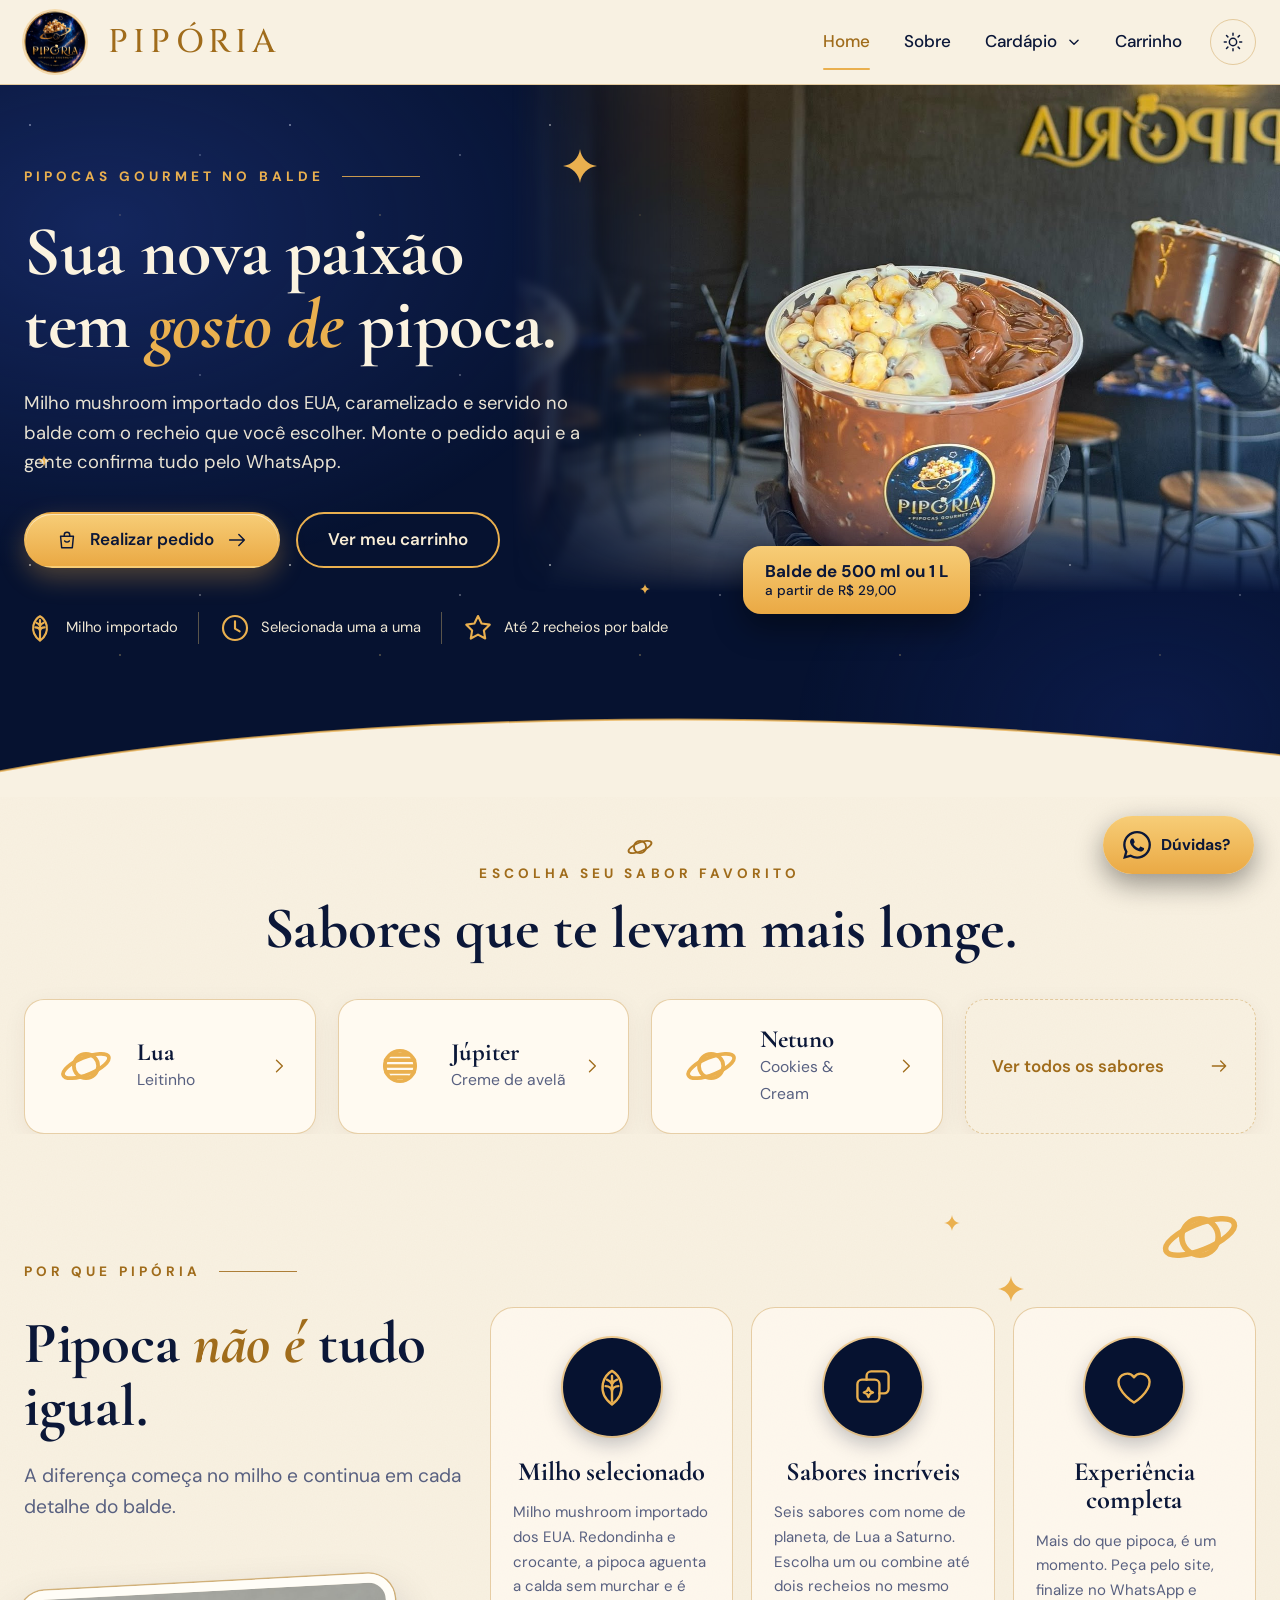
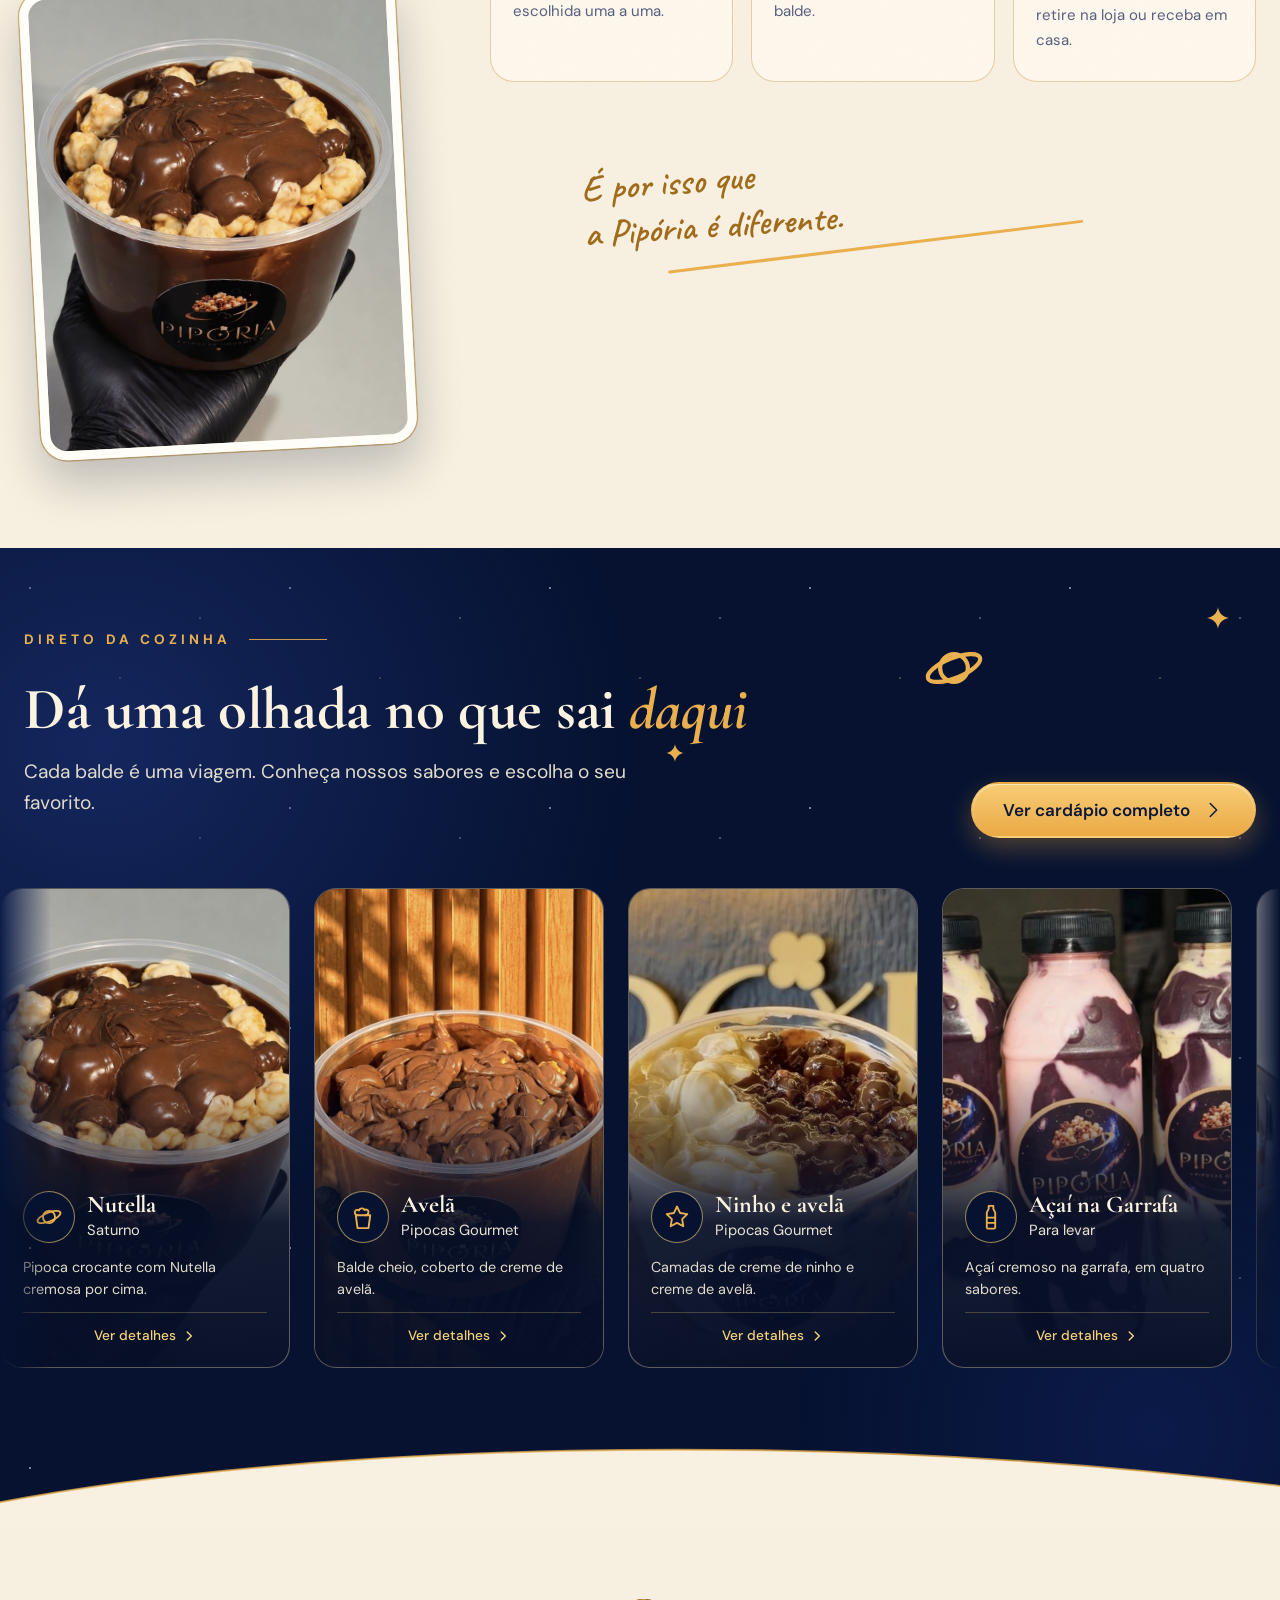
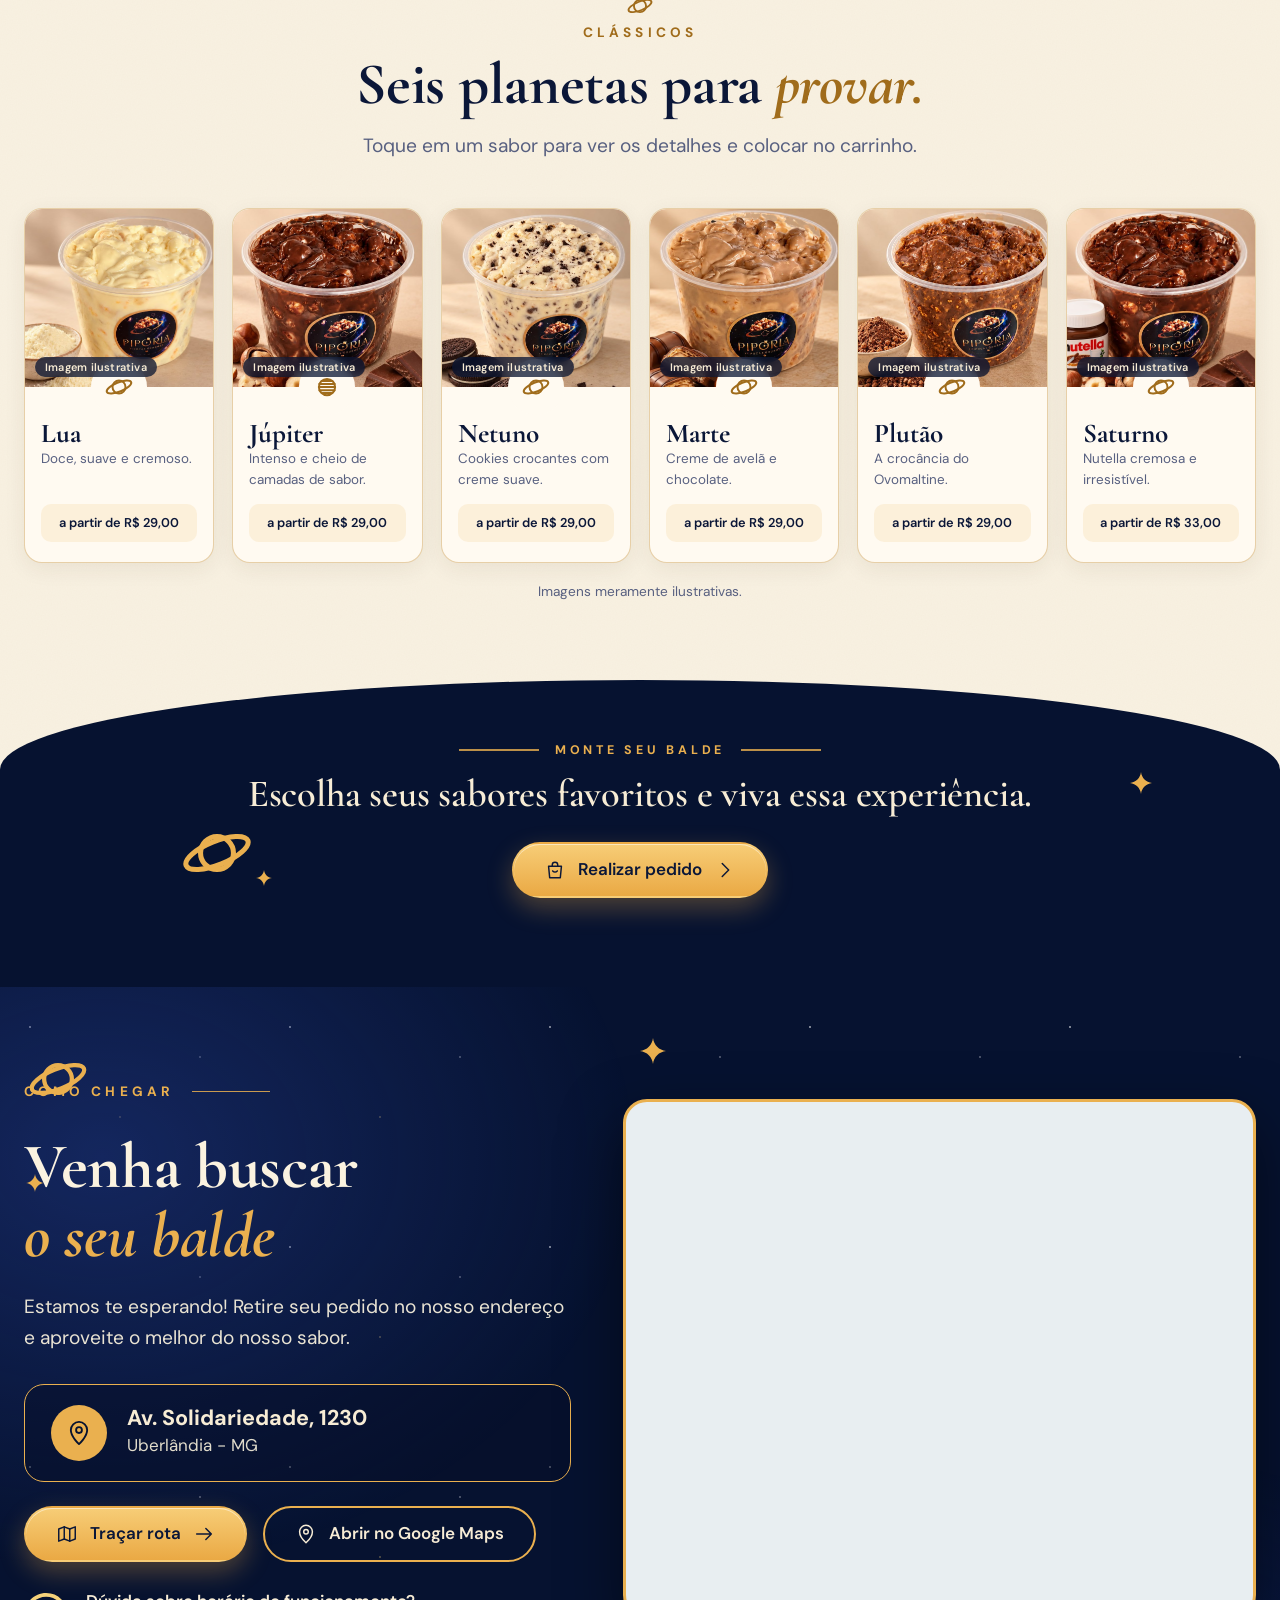
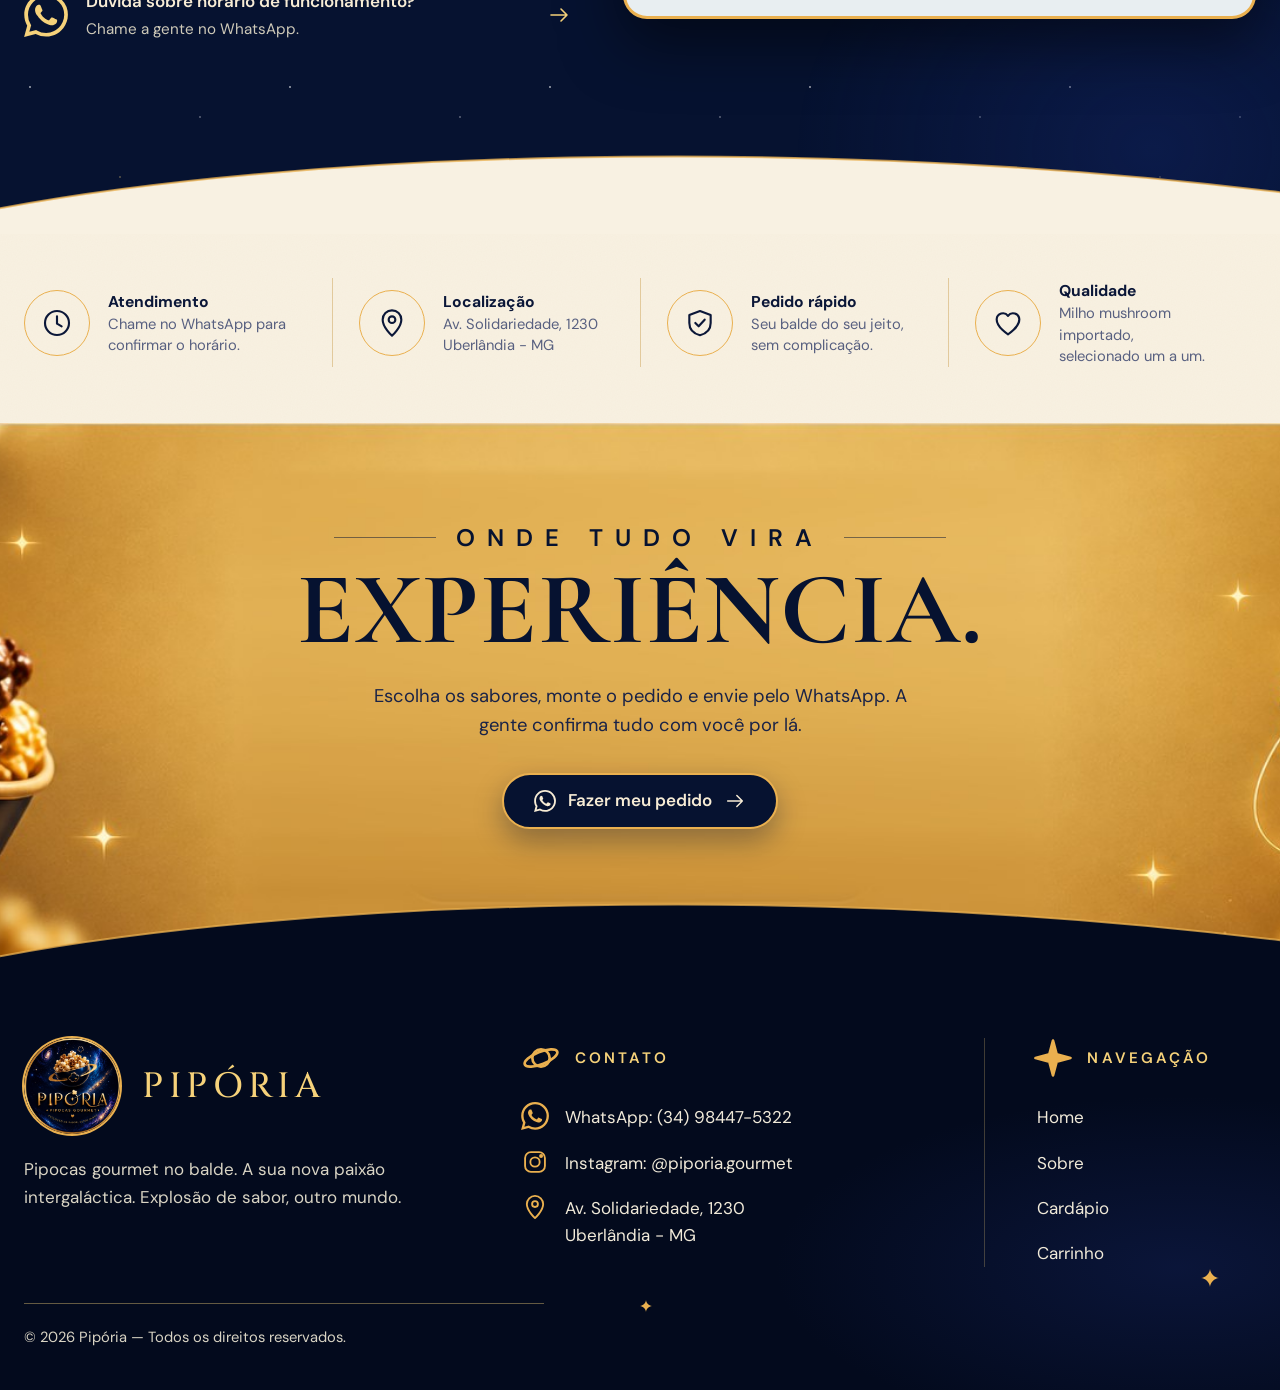
<file: index.html>
<!doctype html>
<html lang="pt-BR" data-theme="light">
<head>
  <meta charset="utf-8">
  <meta name="viewport" content="width=device-width, initial-scale=1">
  <title>Pipória — Pipocas gourmet no balde</title>
  <meta name="description" content="Pipocas gourmet no balde, açaí na garrafa e panqueca em Uberlândia. Milho mushroom importado dos EUA, até dois recheios por pipoca. Peça pelo site e finalize no WhatsApp.">
  <meta name="theme-color" content="#061230">
  <link rel="icon" href="img/logo.png">
  <link rel="preconnect" href="https://fonts.googleapis.com">
  <link rel="preconnect" href="https://fonts.gstatic.com" crossorigin>
  <link href="https://fonts.googleapis.com/css2?family=Caveat:wght@500;600&family=Cinzel:wght@500;600;700&family=Cormorant+Garamond:ital,wght@0,500;0,600;0,700;1,500;1,600;1,700&family=DM+Sans:wght@400;500;600;700&display=swap" rel="stylesheet">
  <link rel="stylesheet" href="css/style.css">
  <script>
    (function () {
      var t;
      try { t = localStorage.getItem("piporia_theme"); } catch (e) {}
      if (!t) t = matchMedia("(prefers-color-scheme: dark)").matches ? "dark" : "light";
      document.documentElement.setAttribute("data-theme", t);
    })();
  </script>
</head>
<body data-page="home">
  <div id="site-header"></div>

  <main>
    <section class="sec-night hero" aria-labelledby="h1">
      <div class="hero-photo"><img src="img/hero-bucket-v4.jpg" alt="Balde de pipoca Pipória com chocolate, creme e pipoca de cookies, na loja" fetchpriority="high"></div>
      <i class="spark" style="--s:34px;left:44%;top:9%"></i>
      <i class="spark" style="--s:12px;left:3%;top:52%"></i>
      <i class="spark" style="--s:10px;left:50%;top:70%"></i>
      <div class="wrap hero-grid">
        <div>
          <span class="eyebrow line">Pipocas gourmet no balde</span>
          <h1 id="h1">Sua nova paixão<br>tem <em>gosto de</em> pipoca.</h1>
          <p class="lead">Milho mushroom importado dos EUA, caramelizado e servido no balde com o recheio que você escolher. Monte o pedido aqui e a gente confirma tudo pelo WhatsApp.</p>
          <div class="btn-row">
            <a class="btn btn-primary" href="cardapio.html"><span data-i="bag"></span>Realizar pedido<span data-i="arrow"></span></a>
            <a class="btn btn-ghost" href="pedido.html">Ver meu carrinho</a>
          </div>
          <ul class="hero-facts">
            <li><span data-i="corn"></span>Milho importado</li>
            <li><span data-i="clock"></span>Selecionada uma a uma</li>
            <li><span data-i="star"></span>Até 2 recheios por balde</li>
          </ul>
        </div>
        <div class="hero-art">
          <div class="hero-tag">Balde de 500 ml ou 1 L<small id="hero-price">a partir de R$ 29,00</small></div>
        </div>
      </div>
      <div class="wave" aria-hidden="true"></div>
    </section>

    <section class="sec-cream grain pick" aria-labelledby="pick-t">
      <div class="wrap center">
        <div class="orn stack"><span data-i="planet"></span><span>Escolha seu sabor favorito</span></div>
        <h2 class="sec-title" id="pick-t">Sabores que te levam mais longe.</h2>
        <div class="pick-grid" id="pick"></div>
      </div>
    </section>

    <section class="sec-cream grain section why" aria-labelledby="why-t">
      <i class="spark" style="--s:16px;right:25%;top:8%"></i>
      <i class="spark" style="--s:26px;right:20%;top:14%"></i>
      <span class="deco-planet" style="right:3%;top:6%;--s:84px"><span data-i="planet"></span></span>
      <div class="wrap why-grid">
        <div class="why-copy">
          <span class="eyebrow line">Por que Pipória</span>
          <h2 class="sec-title" id="why-t">Pipoca <em>não é</em> tudo igual.</h2>
          <p class="lead">A diferença começa no milho e continua em cada detalhe do balde.</p>
        </div>
        <div class="why-cards">
          <div class="why-card">
            <div class="badge"><span data-i="corn"></span></div>
            <h3>Milho selecionado</h3>
            <p>Milho mushroom importado dos EUA. Redondinha e crocante, a pipoca aguenta a calda sem murchar e é escolhida uma a uma.</p>
          </div>
          <div class="why-card">
            <div class="badge"><span data-i="flavors"></span></div>
            <h3>Sabores incríveis</h3>
            <p>Seis sabores com nome de planeta, de Lua a Saturno. Escolha um ou combine até dois recheios no mesmo balde.</p>
          </div>
          <div class="why-card">
            <div class="badge"><span data-i="heart"></span></div>
            <h3>Experiência completa</h3>
            <p>Mais do que pipoca, é um momento. Peça pelo site, finalize no WhatsApp e retire na loja ou receba em casa.</p>
          </div>
        </div>
        <div class="why-art">
          <img class="why-photo" src="img/why-foto-v2.jpg" alt="Balde de pipoca Pipória coberto de Nutella, com a pipoca aparecendo por baixo" loading="lazy">
        </div>
        <p class="script">É por isso que<br>a Pipória é diferente.</p>
      </div>
    </section>

    <section class="sec-night gallery" aria-labelledby="gal-t">
      <i class="spark" style="--s:22px;right:4%;top:6%"></i>
      <i class="spark" style="--s:18px;left:52%;top:20%"></i>
      <span class="deco-planet" style="left:72%;top:9%;--s:64px"><span data-i="planet"></span></span>
      <div class="wrap sec-head">
        <div>
          <span class="eyebrow line">Direto da cozinha</span>
          <h2 class="sec-title" id="gal-t">Dá uma olhada no que sai <em>daqui</em></h2>
          <p class="lead">Cada balde é uma viagem. Conheça nossos sabores e escolha o seu favorito.</p>
        </div>
        <a class="btn btn-primary" href="cardapio.html">Ver cardápio completo<span data-i="chev"></span></a>
      </div>
      <div class="marquee" aria-label="Fotos dos produtos da Pipória">
        <div class="marquee-track" id="marquee-track"></div>
      </div>
      <div class="wave" aria-hidden="true"></div>
    </section>

    <section class="sec-cream grain section planets" aria-labelledby="pl-t">
      <div class="wrap center">
        <div class="orn stack"><span data-i="planet"></span><span>Clássicos</span></div>
        <h2 class="sec-title" id="pl-t">Seis planetas para <em>provar.</em></h2>
        <p class="lead">Toque em um sabor para ver os detalhes e colocar no carrinho.</p>
        <div class="flavors" id="flavors"></div>
        <p class="ilus-note">Imagens meramente ilustrativas.</p>
      </div>
      <div class="arch">
        <i class="spark" style="--s:16px;left:20%;top:62%"></i>
        <i class="spark" style="--s:22px;right:10%;top:30%"></i>
        <span class="deco-planet" style="left:14%;top:44%;--s:76px"><span data-i="planet"></span></span>
        <div class="wrap">
          <div class="orn">Monte seu balde</div>
          <h2>Escolha seus sabores favoritos e viva essa experiência.</h2>
          <a class="btn btn-primary" href="cardapio.html"><span data-i="bag"></span>Realizar pedido<span data-i="chev"></span></a>
        </div>
      </div>
    </section>

    <section class="sec-night where" id="como-chegar" aria-labelledby="where-t">
            <i class="spark" style="--s:26px;left:50%;top:6%"></i>
      <i class="spark" style="--s:18px;left:2%;top:22%"></i>
      <span class="deco-planet" style="left:2%;top:7%;--s:64px"><span data-i="planet"></span></span>
      <div class="wrap where-grid">
        <div>
          <span class="eyebrow line">Como chegar</span>
          <h2 id="where-t">Venha buscar<br><em>o seu balde</em></h2>
          <p class="lead">Estamos te esperando! Retire seu pedido no nosso endereço e aproveite o melhor do nosso sabor.</p>
          <address class="addr-card"><span class="pin"><span data-i="pin"></span></span><div><strong>Av. Solidariedade, 1230</strong><span>Uberlândia - MG</span></div></address>
          <div class="btn-row">
            <a class="btn btn-primary" target="_blank" rel="noopener" href="https://www.google.com/maps/dir/?api=1&destination=Av.+Solidariedade%2C+1230%2C+Uberl%C3%A2ndia+-+MG"><span data-i="map"></span>Traçar rota<span data-i="arrow"></span></a>
            <a class="btn btn-ghost" target="_blank" rel="noopener" href="https://www.google.com/maps/search/?api=1&query=Av.+Solidariedade%2C+1230%2C+Uberl%C3%A2ndia+-+MG"><span data-i="pin"></span>Abrir no Google Maps</a>
          </div>
          <a class="wa-line" target="_blank" rel="noopener" href="https://wa.me/5534984475322?text=Ol%C3%A1!%20Queria%20saber%20o%20hor%C3%A1rio%20de%20funcionamento."><span data-i="wa"></span><div><strong>Dúvida sobre horário de funcionamento?</strong><small>Chame a gente no WhatsApp.</small></div><span data-i="arrow"></span></a>
        </div>
        <div class="map-frame">
          <iframe title="Mapa da Pipória: Av. Solidariedade, 1230, Uberlândia - MG" loading="lazy" referrerpolicy="no-referrer-when-downgrade"
            src="https://www.google.com/maps?q=Av.+Solidariedade%2C+1230%2C+Uberl%C3%A2ndia+-+MG&output=embed"></iframe>
        </div>
      </div>
      <div class="wave" aria-hidden="true"></div>
    </section>

    <section class="info-strip sec-cream grain" aria-label="Informações da Pipória">
      <div class="wrap"><div class="info-grid" id="info-grid"></div></div>
    </section>

    <section class="cta" aria-labelledby="cta-t">
      <div class="wrap">
        <div class="small">ONDE TUDO VIRA</div>
        <h2 id="cta-t">Experiência.</h2>
        <p>Escolha os sabores, monte o pedido e envie pelo WhatsApp. A gente confirma tudo com você por lá.</p>
        <a class="btn btn-navy" href="cardapio.html"><span data-i="wa"></span>Fazer meu pedido<span data-i="arrow"></span></a>
      </div>
      <div class="wave" style="--wave:var(--navy-deep)" aria-hidden="true"></div>
    </section>
  </main>

  <div id="site-footer"></div>

  <script src="js/menu-data.js"></script>
  <script src="js/estoque.js"></script>
  <script src="js/app.js"></script>
  <script src="js/home.js"></script>
</body>
</html>
</file>
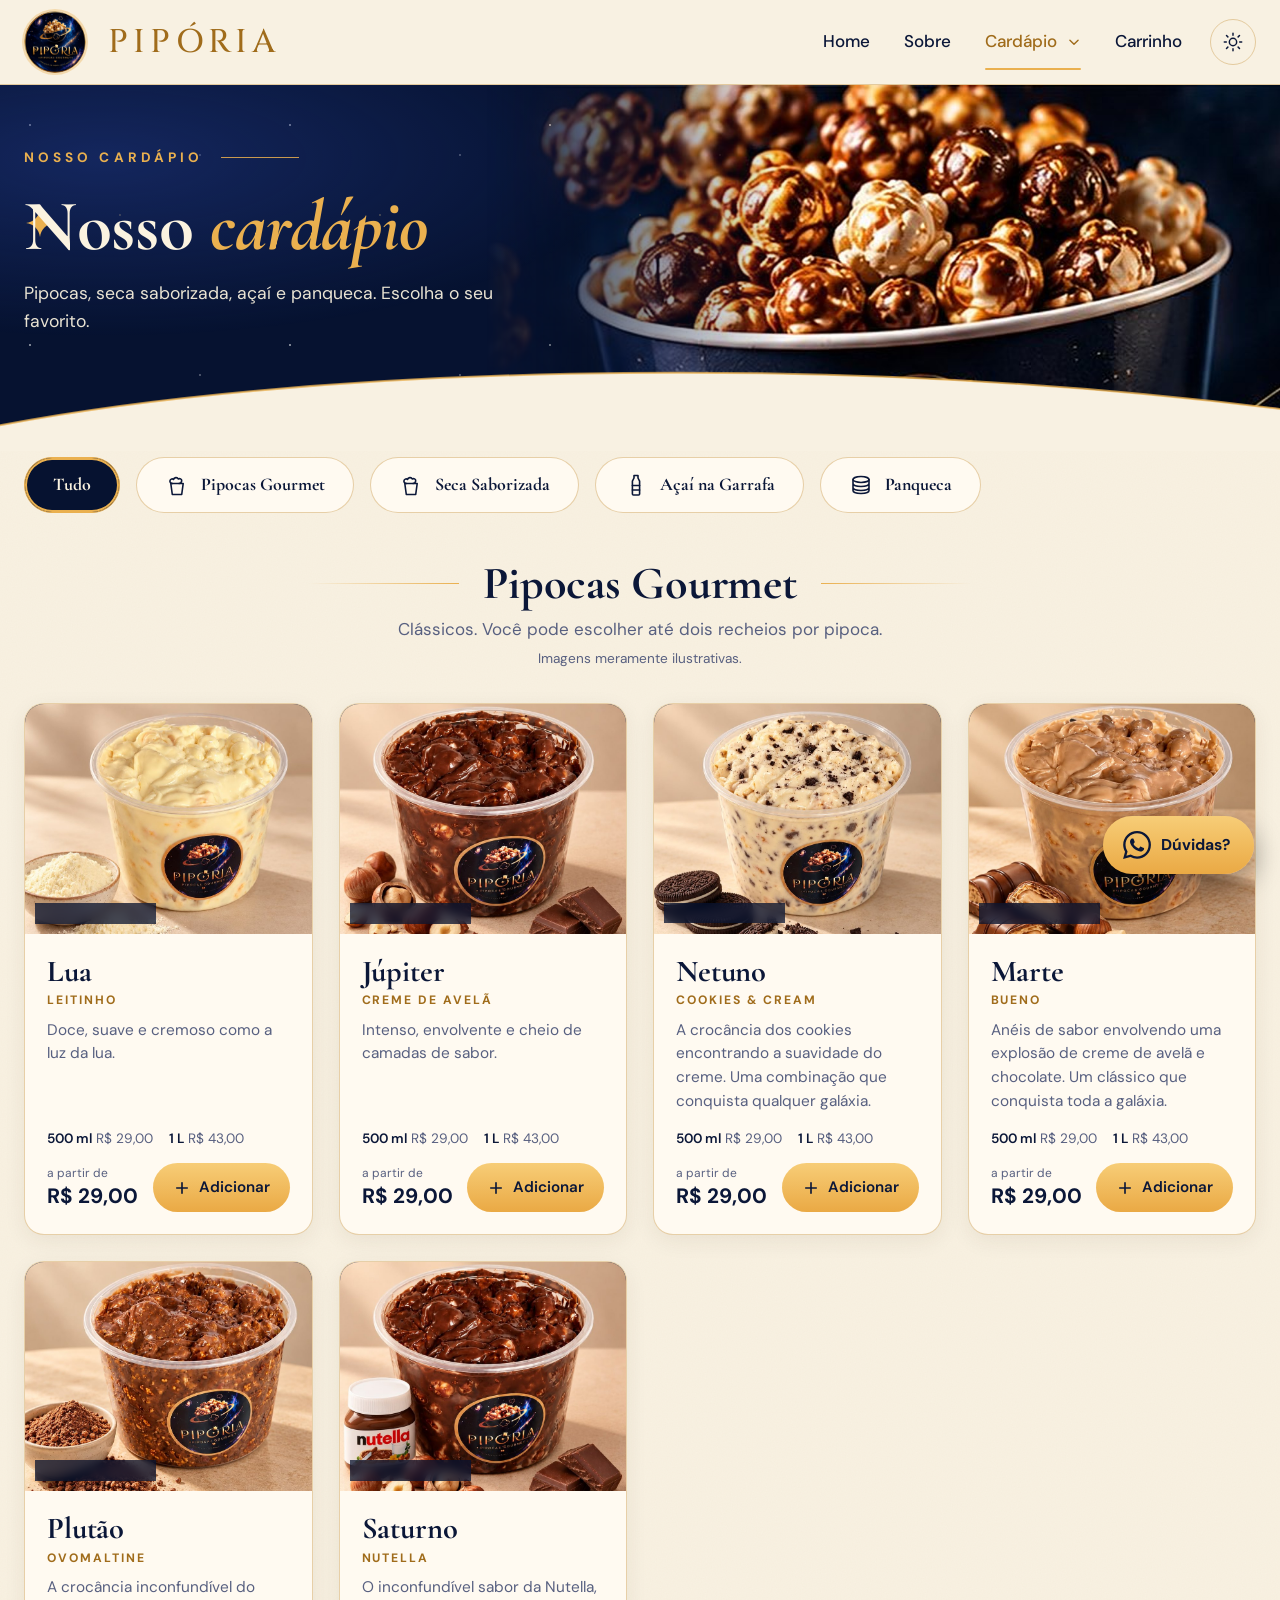
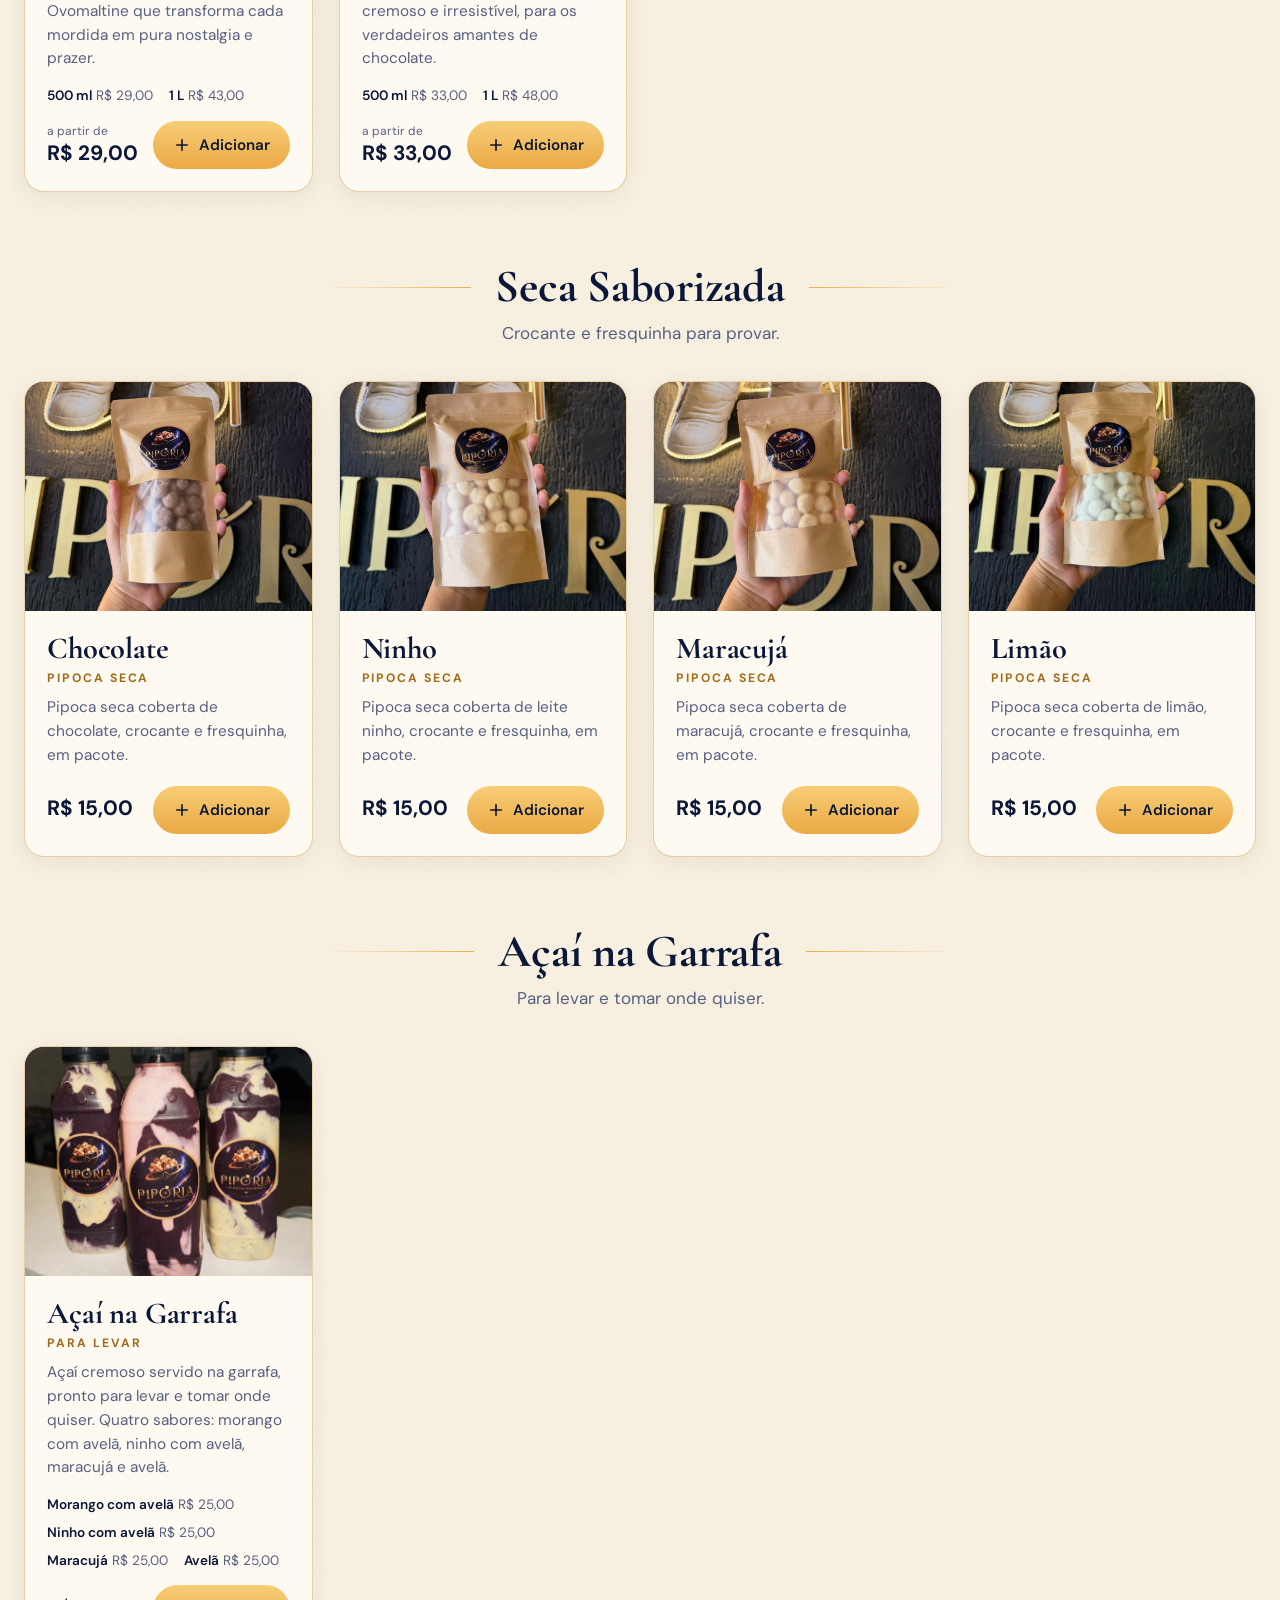
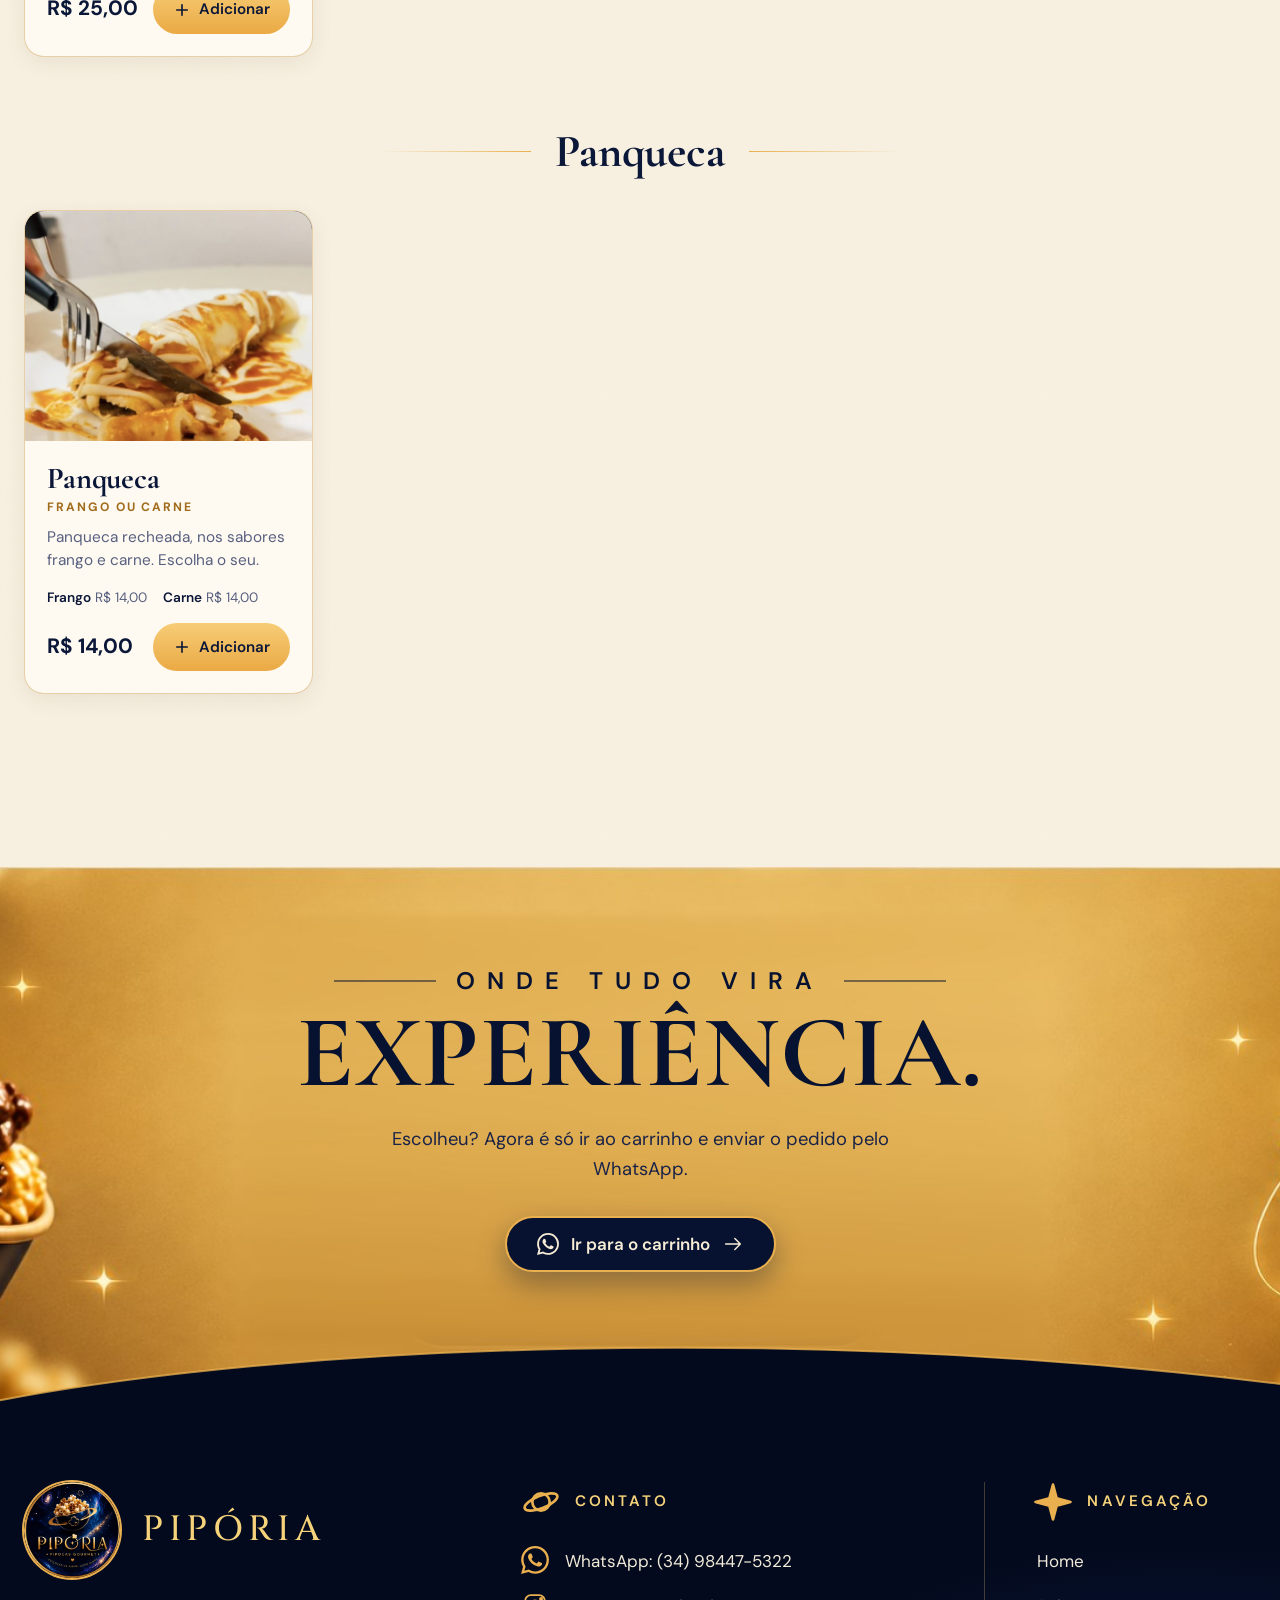
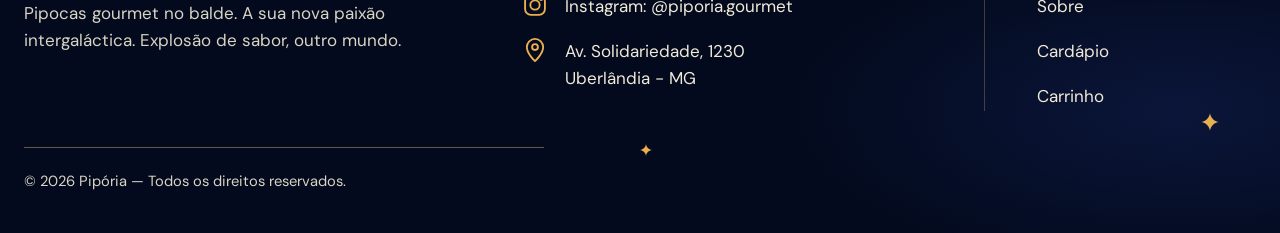
<file: cardapio.html>
<!doctype html>
<html lang="pt-BR" data-theme="light">
<head>
  <meta charset="utf-8">
  <meta name="viewport" content="width=device-width, initial-scale=1">
  <title>Cardápio — Pipória</title>
  <meta name="description" content="Cardápio da Pipória: pipocas gourmet no balde, açaí na garrafa e panqueca. Escolha, monte o pedido e envie pelo WhatsApp.">
  <meta name="theme-color" content="#061230">
  <link rel="icon" href="img/logo.png">
  <link rel="preconnect" href="https://fonts.googleapis.com">
  <link rel="preconnect" href="https://fonts.gstatic.com" crossorigin>
  <link href="https://fonts.googleapis.com/css2?family=Caveat:wght@500;600&family=Cinzel:wght@500;600;700&family=Cormorant+Garamond:ital,wght@0,500;0,600;0,700;1,500;1,600;1,700&family=DM+Sans:wght@400;500;600;700&display=swap" rel="stylesheet">
  <link rel="stylesheet" href="css/style.css">
  <script>
    (function () {
      var t;
      try { t = localStorage.getItem("piporia_theme"); } catch (e) {}
      if (!t) t = matchMedia("(prefers-color-scheme: dark)").matches ? "dark" : "light";
      document.documentElement.setAttribute("data-theme", t);
    })();
  </script>
</head>
<body data-page="cardapio">
  <div id="site-header"></div>

  <main>
    <section class="sec-night banner" aria-labelledby="banner-title">
      <div class="banner-img" aria-hidden="true"><img src="img/banner-cardapio.jpg" alt=""></div>
      <i class="spark" style="--s:28px;left:2%;top:34%"></i>
      <div class="wrap">
        <span class="eyebrow line">Nosso cardápio</span>
        <h1 id="banner-title">Nosso <em>cardápio</em></h1>
        <p id="banner-text">Pipocas, açaí e panqueca. Escolha o seu favorito.</p>
      </div>
      <div class="wave" aria-hidden="true"></div>
    </section>

    <section class="sec-cream grain section menu-sec">
      <div class="wrap">
        <div class="filters" id="filters" role="group" aria-label="Filtrar por categoria"></div>
        <div id="menu-root"></div>
      </div>
    </section>

    <section class="cta" aria-labelledby="cta-t">
      <div class="wrap">
        <div class="small">ONDE TUDO VIRA</div>
        <h2 id="cta-t">Experiência.</h2>
        <p>Escolheu? Agora é só ir ao carrinho e enviar o pedido pelo WhatsApp.</p>
        <a class="btn btn-navy" href="pedido.html"><span data-i="wa"></span>Ir para o carrinho<span data-i="arrow"></span></a>
      </div>
      <div class="wave" style="--wave:var(--navy-deep)" aria-hidden="true"></div>
    </section>

    <dialog class="modal" id="item-modal" aria-label="Detalhes do item"></dialog>
  </main>

  <div id="site-footer"></div>

  <script src="js/menu-data.js"></script>
  <script src="js/estoque.js"></script>
  <script src="js/app.js"></script>
  <script src="js/cardapio.js"></script>
</body>
</html>
</file>
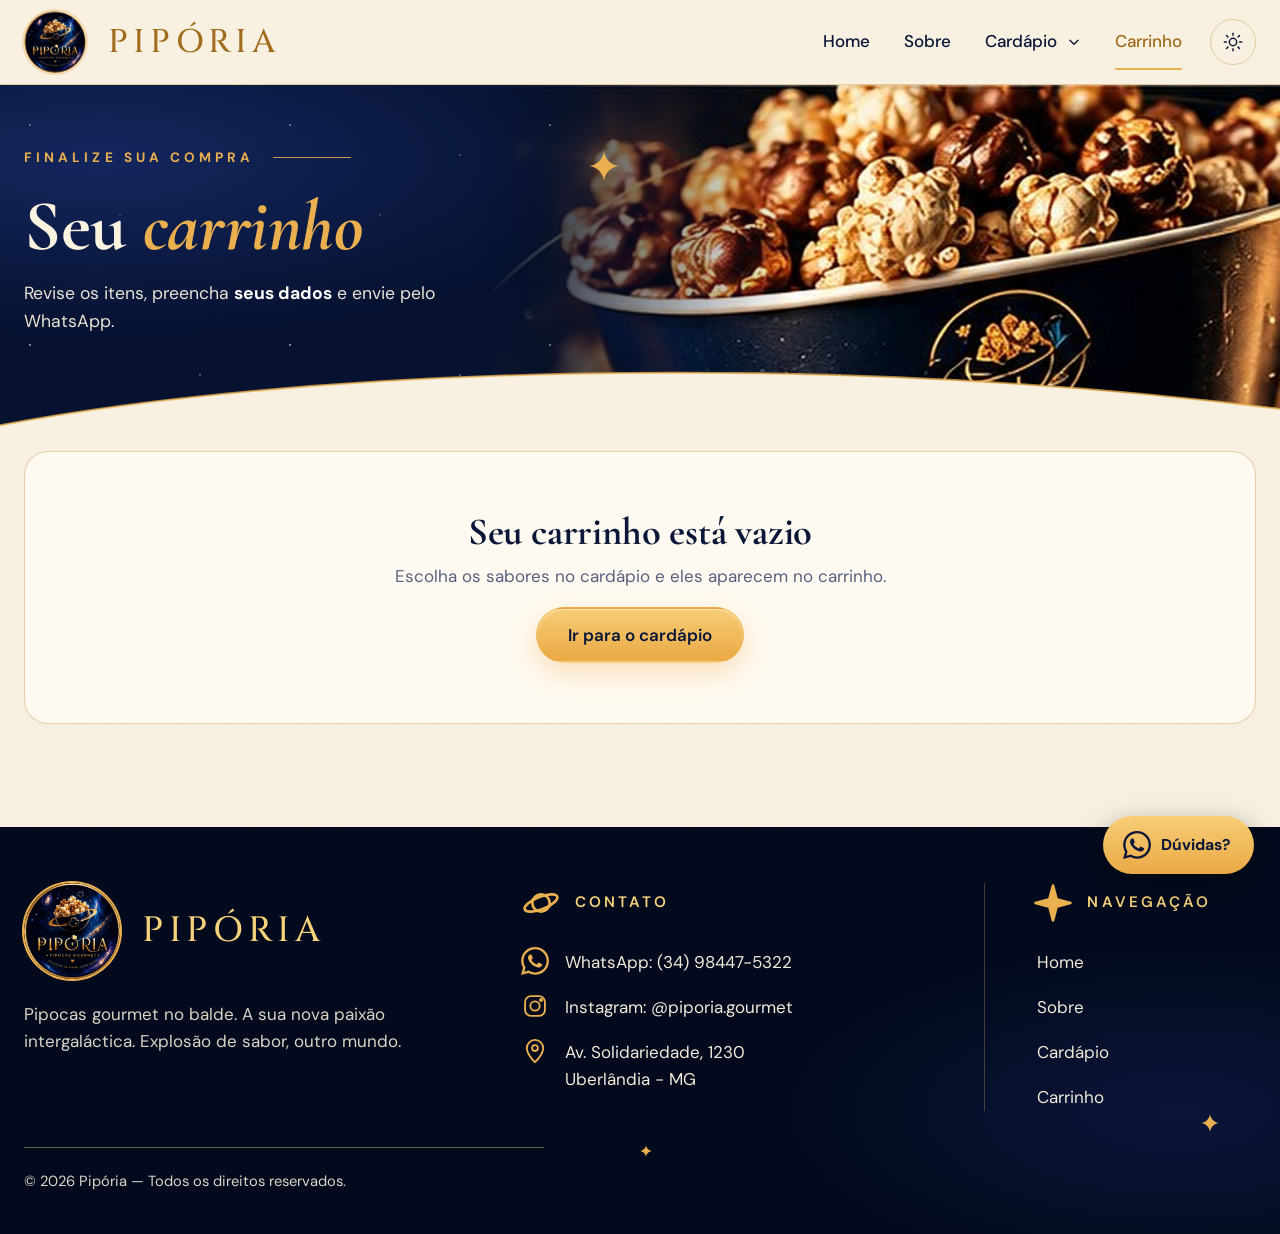
<file: pedido.html>
<!doctype html>
<html lang="pt-BR" data-theme="light">
<head>
  <meta charset="utf-8">
  <meta name="viewport" content="width=device-width, initial-scale=1">
  <title>Carrinho — Pipória</title>
  <meta name="description" content="Revise o carrinho da Pipória e envie o pedido pelo WhatsApp.">
  <meta name="theme-color" content="#061230">
  <link rel="icon" href="img/logo.png">
  <link rel="preconnect" href="https://fonts.googleapis.com">
  <link rel="preconnect" href="https://fonts.gstatic.com" crossorigin>
  <link href="https://fonts.googleapis.com/css2?family=Caveat:wght@500;600&family=Cinzel:wght@500;600;700&family=Cormorant+Garamond:ital,wght@0,500;0,600;0,700;1,500;1,600;1,700&family=DM+Sans:wght@400;500;600;700&display=swap" rel="stylesheet">
  <link rel="stylesheet" href="css/style.css">
  <script>
    (function () {
      var t;
      try { t = localStorage.getItem("piporia_theme"); } catch (e) {}
      if (!t) t = matchMedia("(prefers-color-scheme: dark)").matches ? "dark" : "light";
      document.documentElement.setAttribute("data-theme", t);
    })();
  </script>
</head>
<body data-page="pedido">
  <div id="site-header"></div>

  <main>
    <section class="sec-night banner" aria-labelledby="ped-t">
      <div class="banner-img" aria-hidden="true"><img src="img/banner-pedido.jpg" alt=""></div>
      <i class="spark" style="--s:30px;left:46%;top:18%"></i>
      <div class="wrap">
        <span class="eyebrow line">Finalize sua compra</span>
        <h1 id="ped-t">Seu <em>carrinho</em></h1>
        <p>Revise os itens, preencha <b>seus dados</b> e envie pelo WhatsApp.</p>
      </div>
      <div class="wave" aria-hidden="true"></div>
    </section>

    <section class="sec-cream grain section order-sec">
      <div class="wrap">
        <div class="panel empty" id="cart-empty" hidden>
          <h2>Seu carrinho está vazio</h2>
          <p>Escolha os sabores no cardápio e eles aparecem no carrinho.</p>
          <a class="btn btn-primary" href="cardapio.html">Ir para o cardápio</a>
        </div>

        <div class="order-grid" id="cart-full" hidden>
          <div class="panel">
            <div class="panel-head">
              <span class="ic"><span data-i="bag"></span></span>
              <div><h2>Seu carrinho</h2><p>Confira os itens selecionados.</p></div>
            </div>
            <div id="cart-list"></div>
            <div class="sum"><span data-i="compass"></span><span>Total dos itens</span><strong id="cart-sum"></strong></div>
            <p class="note">Entrega: frete a combinar no WhatsApp, conforme o endereço.</p>
            <p style="margin:18px 0 0">
              <a class="btn btn-outline btn-sm" href="cardapio.html">Adicionar mais itens</a>
              <button type="button" class="link-btn" id="clear-cart" style="margin-left:14px">Limpar carrinho</button>
            </p>
          </div>

          <form class="panel order-form" id="order-form" novalidate>
            <i class="spark" style="--s:20px;right:7%;top:15%"></i>
            <div class="panel-head">
              <span class="ic"><span data-i="user"></span></span>
              <div><h2>Seus dados</h2><p>Preencha as informações para receber seu pedido.</p></div>
            </div>
            <div class="field">
              <label for="nome">Nome</label>
              <input type="text" id="nome" name="nome" autocomplete="name" placeholder="Digite seu nome completo" required>
              <p class="err" id="err-nome" role="alert"></p>
            </div>
            <div class="field">
              <span class="legend">Como você quer receber?</span>
              <div class="opts">
                <label class="opt"><input type="radio" name="tipo" value="retirada" checked><span><span data-i="scooter"></span>Retirar na loja</span></label>
                <label class="opt"><input type="radio" name="tipo" value="entrega"><span><span data-i="truck"></span>Entrega</span></label>
              </div>
            </div>
            <div class="field" id="addr-field" hidden>
              <div class="frete-aviso" role="note"><span data-i="truck"></span><p><strong>Frete a combinar.</strong> O valor da entrega não está incluso no total. Combinamos com você no WhatsApp, de acordo com o endereço.</p></div>
              <label for="cep">CEP <span class="opt-txt">(opcional)</span></label>
              <input type="text" id="cep" name="cep" inputmode="numeric" autocomplete="postal-code" maxlength="9" placeholder="00000-000">
              <p class="cep-status" id="cep-status" role="status" aria-live="polite"></p>
              <p class="cep-help">Sabendo o CEP, preenchemos o endereço para você. Não sabe? <a href="https://buscacepinter.correios.com.br/app/endereco/index.php" target="_blank" rel="noopener">Procure aqui</a> ou preencha os campos abaixo.</p>
              <div class="addr-grid">
                <div class="addr-rua">
                  <label for="endereco">Rua / Avenida</label>
                  <input type="text" id="endereco" name="endereco" autocomplete="address-line1">
                </div>
                <div class="addr-num">
                  <label for="numero">Número</label>
                  <input type="text" id="numero" name="numero" inputmode="text" autocomplete="off" placeholder="Ex.: 120">
                </div>
                <div class="addr-comp">
                  <label for="complemento">Complemento <span class="opt-txt">(opcional)</span></label>
                  <input type="text" id="complemento" name="complemento" autocomplete="address-line2" placeholder="Apto, bloco, referência">
                </div>
                <div class="addr-bairro">
                  <label for="bairro">Bairro</label>
                  <input type="text" id="bairro" name="bairro" autocomplete="off">
                </div>
                <div class="addr-cidade">
                  <label for="cidade">Cidade</label>
                  <input type="text" id="cidade" name="cidade" autocomplete="address-level2">
                </div>
                <div class="addr-uf">
                  <label for="uf">UF</label>
                  <input type="text" id="uf" name="uf" maxlength="2" autocomplete="address-level1">
                </div>
              </div>
              <p class="err" id="err-end" role="alert"></p>
            </div>
            <div class="field">
              <label for="obs">Observações (opcional)</label>
              <textarea id="obs" name="obs" placeholder="Ex.: sem açúcar, mais chocolate, etc."></textarea>
            </div>
            <p class="err" id="err-stock" role="alert"></p>
            <div class="field"><button class="btn btn-primary btn-block" type="submit"><span data-i="wa"></span>Enviar pedido pelo WhatsApp<span data-i="arrow"></span></button></div>
            <p class="note"><span data-i="shield"></span>Ao clicar, abrimos o WhatsApp com o pedido pronto. Falta só você enviar a mensagem.</p>
          </form>
        </div>
      </div>
    </section>
  </main>

  <div id="site-footer"></div>

  <script src="js/menu-data.js"></script>
  <script src="js/estoque.js"></script>
  <script src="js/app.js"></script>
  <script src="js/pedido.js"></script>
</body>
</html>
</file>
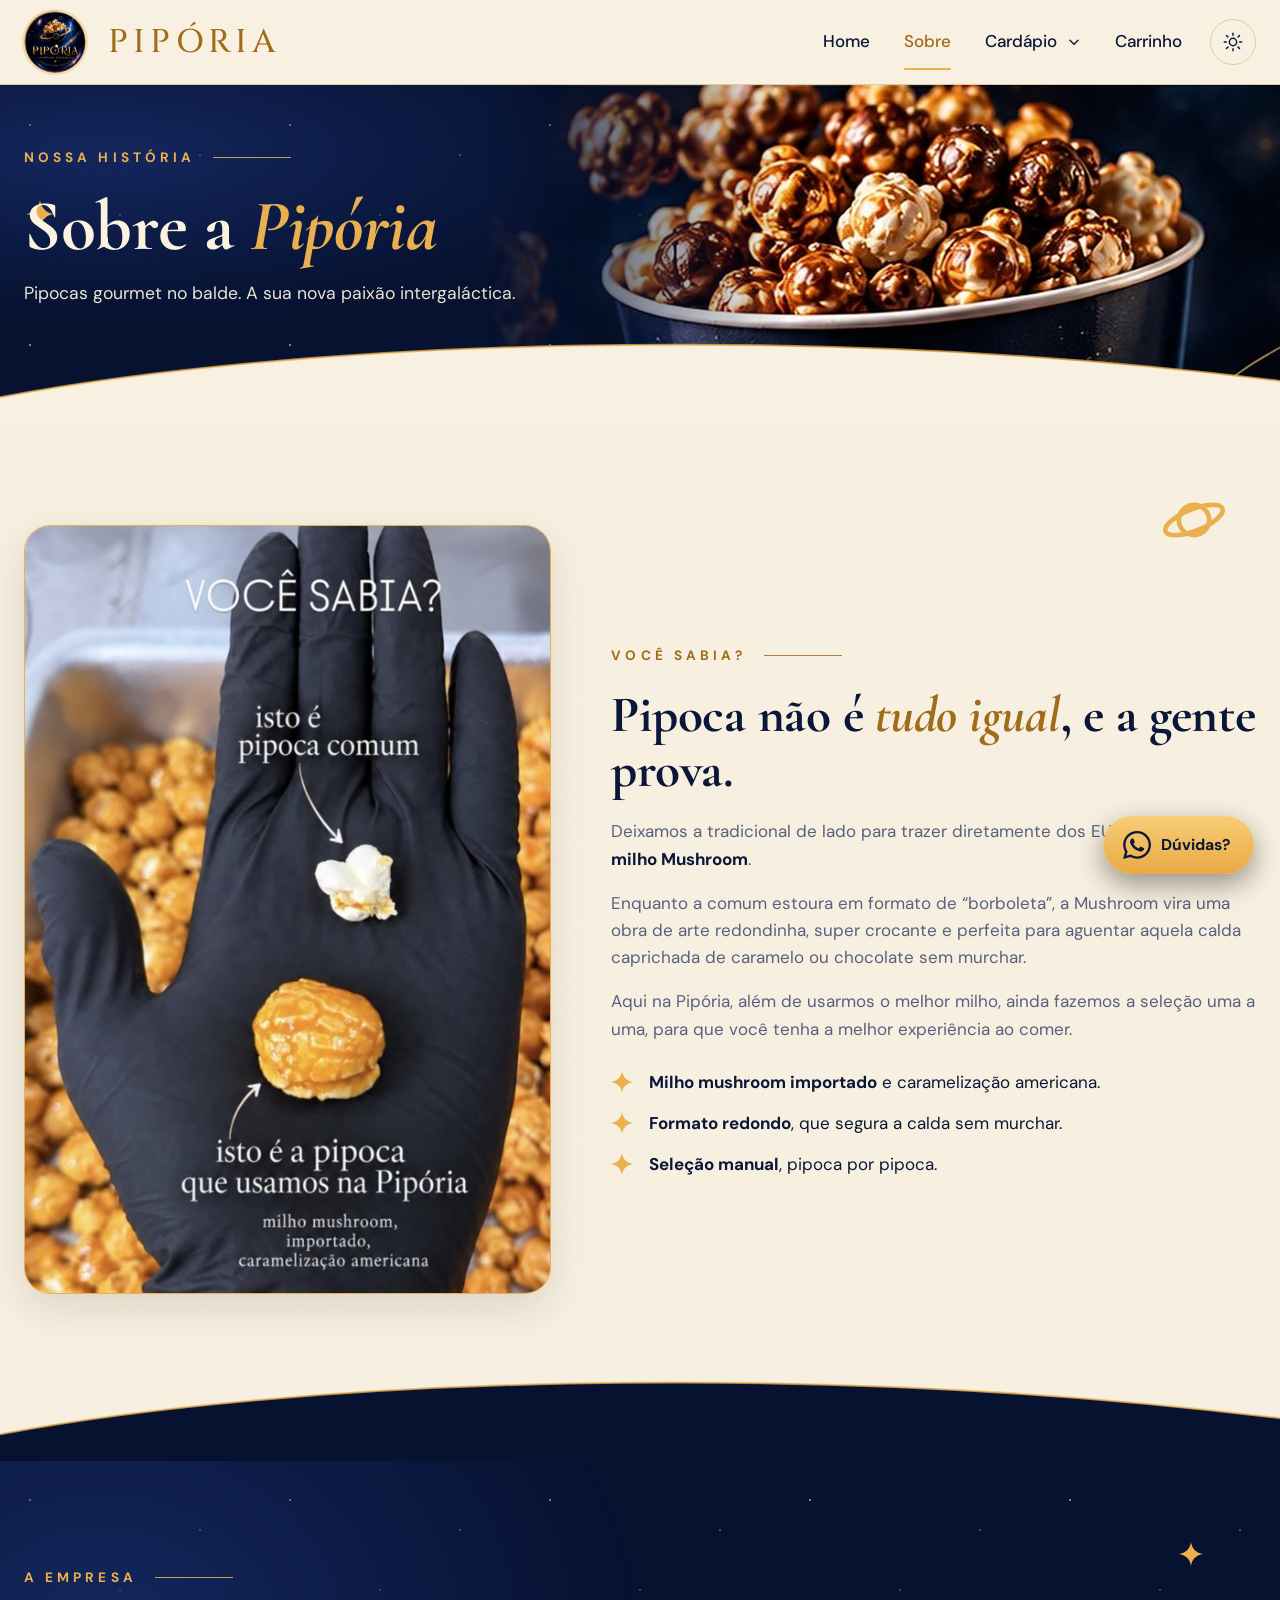
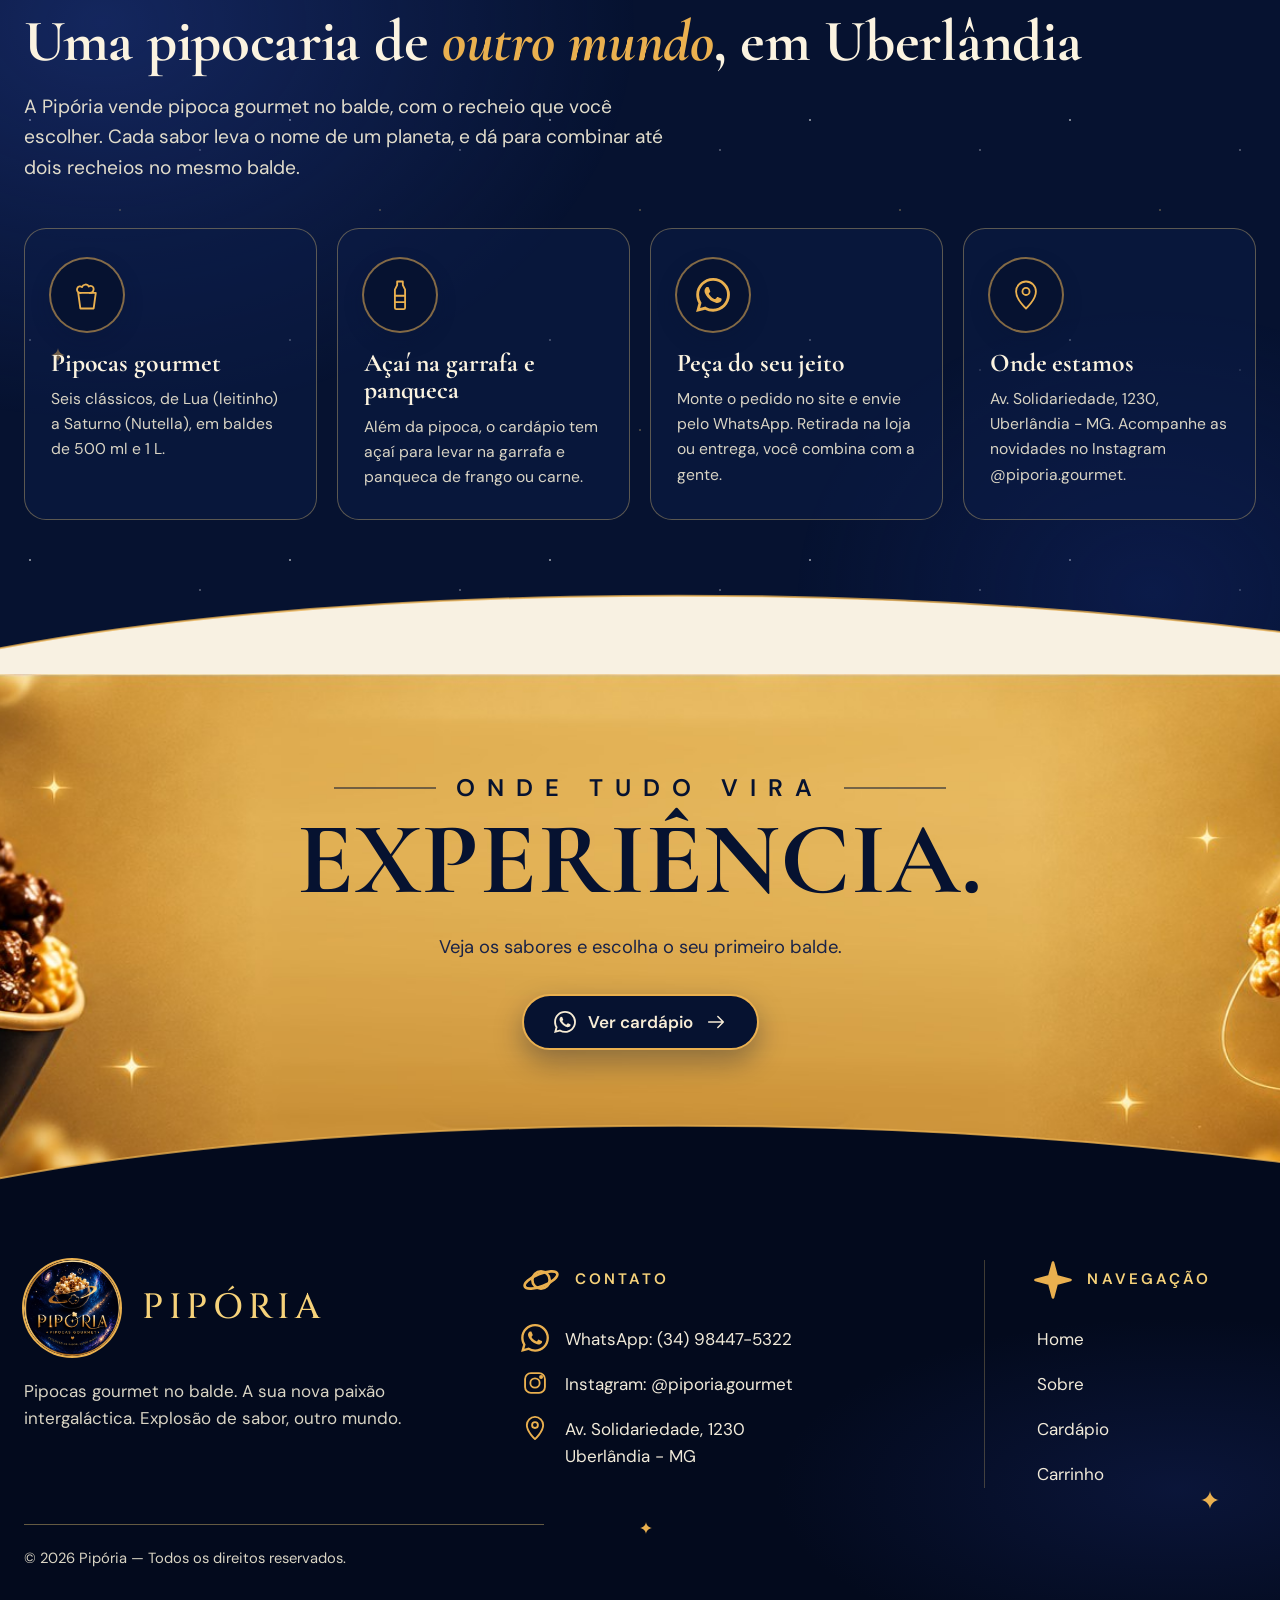
<file: sobre.html>
<!doctype html>
<html lang="pt-BR" data-theme="light">
<head>
  <meta charset="utf-8">
  <meta name="viewport" content="width=device-width, initial-scale=1">
  <title>Sobre — Pipória</title>
  <meta name="description" content="Conheça a Pipória: pipocas gourmet feitas com milho mushroom importado dos EUA, selecionadas uma a uma, em Uberlândia.">
  <meta name="theme-color" content="#061230">
  <link rel="icon" href="img/logo.png">
  <link rel="preconnect" href="https://fonts.googleapis.com">
  <link rel="preconnect" href="https://fonts.gstatic.com" crossorigin>
  <link href="https://fonts.googleapis.com/css2?family=Caveat:wght@500;600&family=Cinzel:wght@500;600;700&family=Cormorant+Garamond:ital,wght@0,500;0,600;0,700;1,500;1,600;1,700&family=DM+Sans:wght@400;500;600;700&display=swap" rel="stylesheet">
  <link rel="stylesheet" href="css/style.css">
  <script>
    (function () {
      var t;
      try { t = localStorage.getItem("piporia_theme"); } catch (e) {}
      if (!t) t = matchMedia("(prefers-color-scheme: dark)").matches ? "dark" : "light";
      document.documentElement.setAttribute("data-theme", t);
    })();
  </script>
</head>
<body data-page="sobre">
  <div id="site-header"></div>

  <main>
    <section class="sec-night banner" aria-labelledby="sob-t">
      <div class="banner-img" aria-hidden="true"><img src="img/banner-cardapio.jpg" alt=""></div>
      <i class="spark" style="--s:28px;left:2%;top:34%"></i>
      <div class="wrap">
        <span class="eyebrow line">Nossa história</span>
        <h1 id="sob-t">Sobre a <em>Pipória</em></h1>
        <p>Pipocas gourmet no balde. A sua nova paixão intergaláctica.</p>
      </div>
      <div class="wave" aria-hidden="true"></div>
    </section>

    <section class="sec-cream grain section" style="padding-bottom:clamp(130px,13vw,190px)">
      <span class="deco-planet" style="right:4%;top:6%;--s:70px"><span data-i="planet"></span></span>
      <div class="wave" style="--wave:var(--navy)" aria-hidden="true"></div>
      <div class="wrap split">
        <img src="img/sobre-mushroom.jpg" alt="Na palma da mão, uma pipoca comum ao lado da pipoca mushroom caramelizada usada na Pipória" loading="lazy">
        <div>
          <span class="eyebrow line">Você sabia?</span>
          <h2>Pipoca não é <em style="color:var(--gold-text)">tudo igual</em>, e a gente prova.</h2>
          <p>Deixamos a tradicional de lado para trazer diretamente dos EUA o legítimo <strong>milho Mushroom</strong>.</p>
          <p>Enquanto a comum estoura em formato de “borboleta”, a Mushroom vira uma obra de arte redondinha, super crocante e perfeita para aguentar aquela calda caprichada de caramelo ou chocolate sem murchar.</p>
          <p>Aqui na Pipória, além de usarmos o melhor milho, ainda fazemos a seleção uma a uma, para que você tenha a melhor experiência ao comer.</p>
          <ul class="facts">
            <li><span><strong>Milho mushroom importado</strong> e caramelização americana.</span></li>
            <li><span><strong>Formato redondo</strong>, que segura a calda sem murchar.</span></li>
            <li><span><strong>Seleção manual</strong>, pipoca por pipoca.</span></li>
          </ul>
        </div>
      </div>
    </section>

    <section class="sec-night about-night section" aria-labelledby="emp-t">
      <i class="spark" style="--s:24px;right:6%;top:10%"></i>
      <i class="spark" style="--s:14px;left:4%;top:60%"></i>
      <div class="wrap">
        <span class="eyebrow line">A empresa</span>
        <h2 class="sec-title" id="emp-t">Uma pipocaria de <em>outro mundo</em>, em Uberlândia</h2>
        <p class="lead">A Pipória vende pipoca gourmet no balde, com o recheio que você escolher. Cada sabor leva o nome de um planeta, e dá para combinar até dois recheios no mesmo balde.</p>
        <div class="values">
          <div class="pillar"><div class="badge"><span data-i="bucket"></span></div><h3>Pipocas gourmet</h3><p>Seis clássicos, de Lua (leitinho) a Saturno (Nutella), em baldes de 500 ml e 1 L.</p></div>
          <div class="pillar"><div class="badge"><span data-i="bottle"></span></div><h3>Açaí na garrafa e panqueca</h3><p>Além da pipoca, o cardápio tem açaí para levar na garrafa e panqueca de frango ou carne.</p></div>
          <div class="pillar"><div class="badge"><span data-i="wa"></span></div><h3>Peça do seu jeito</h3><p>Monte o pedido no site e envie pelo WhatsApp. Retirada na loja ou entrega, você combina com a gente.</p></div>
          <div class="pillar"><div class="badge"><span data-i="pin"></span></div><h3>Onde estamos</h3><p>Av. Solidariedade, 1230, Uberlândia - MG. Acompanhe as novidades no Instagram @piporia.gourmet.</p></div>
        </div>
      </div>
      <div class="wave" style="--wave:var(--bg)" aria-hidden="true"></div>
    </section>

    <section class="cta" aria-labelledby="cta-t">
      <div class="wrap">
        <div class="small">ONDE TUDO VIRA</div>
        <h2 id="cta-t">Experiência.</h2>
        <p>Veja os sabores e escolha o seu primeiro balde.</p>
        <a class="btn btn-navy" href="cardapio.html"><span data-i="wa"></span>Ver cardápio<span data-i="arrow"></span></a>
      </div>
      <div class="wave" style="--wave:var(--navy-deep)" aria-hidden="true"></div>
    </section>
  </main>

  <div id="site-footer"></div>

  <script src="js/menu-data.js"></script>
  <script src="js/app.js"></script>
</body>
</html>
</file>
<file: css/style.css>
/* ==========================================================
   Pipória v2 — visual "galáxia gourmet"
   Cores do logo: azul-marinho, dourado, creme.
   Tema claro/escuro pelo atributo data-theme no <html>.
   ========================================================== */

:root {
  --navy: #061230;
  --navy-2: #0c1d46;
  --navy-deep: #030a1d;
  --gold: #eab04f;
  --gold-2: #f6d27a;
  --cream: #f8f1e2;

  --bg: var(--cream);
  --card: #fffaf1;
  --card-2: #f6ecd6;
  --ink: #0b1738;
  --muted: #586080;
  --line: rgba(196, 144, 56, .4);
  --gold-text: #a06c1b;
  --shadow: 0 14px 40px rgba(31, 24, 8, .12);
  --grain: .5;

  --serif: "Cormorant Garamond", Georgia, serif;
  --sans: "DM Sans", system-ui, -apple-system, "Segoe UI", sans-serif;
  --display: "Cinzel", Georgia, serif;
  --script: "Caveat", "Segoe Script", cursive;
  --wrap: 1240px;
  --gut: max(24px, calc((100vw - 1240px) / 2));
}

:root[data-theme="dark"] {
  --bg: #0a1632;
  --card: #101f45;
  --card-2: #0d1a3b;
  --ink: #f7ecd5;
  --muted: #a9b1d1;
  --line: rgba(234, 176, 79, .32);
  --gold-text: #f0c26a;
  --shadow: 0 14px 40px rgba(0, 0, 0, .4);
  --grain: 0;
}

* { box-sizing: border-box; }
html { scroll-behavior: smooth; -webkit-text-size-adjust: 100%; }
body {
  margin: 0; background: var(--bg); color: var(--ink);
  font: 400 1.0625rem/1.6 var(--sans);
  -webkit-font-smoothing: antialiased; overflow-x: hidden;
}
img { max-width: 100%; display: block; }
a { color: inherit; }
h1, h2, h3, h4 { margin: 0; font-family: var(--serif); font-weight: 700; line-height: 1.08; letter-spacing: -.005em; }
p { margin: 0 0 1em; }
em { font-style: italic; color: var(--gold); }
:focus-visible { outline: 3px solid var(--gold); outline-offset: 3px; border-radius: 6px; }
.sr-only { position: absolute; width: 1px; height: 1px; overflow: hidden; clip: rect(0 0 0 0); white-space: nowrap; }
.wrap { width: min(100% - 48px, var(--wrap)); margin-inline: auto; position: relative; }
[hidden] { display: none !important; }

/* ---------- Ícones ---------- */
.ico { width: 1.5em; height: 1.5em; flex: none; display: inline-block; vertical-align: middle; }
.ico.stroke { fill: none; stroke: currentColor; stroke-width: 1.6; stroke-linecap: round; stroke-linejoin: round; }
.ico.solid { fill: currentColor; }

/* ---------- Ornamentos ---------- */
.spark {
  position: absolute; width: var(--s, 20px); aspect-ratio: 1; background: var(--c, var(--gold)); pointer-events: none;
  -webkit-mask: url("data:image/svg+xml,%3Csvg xmlns='http://www.w3.org/2000/svg' viewBox='0 0 24 24'%3E%3Cpath d='M12 0c.7 6.4 5.6 11.3 12 12-6.4.7-11.3 5.6-12 12-.7-6.4-5.6-11.3-12-12C6.400 11.300 11.300 6.400 12 0z'/%3E%3C/svg%3E") center / contain no-repeat;
          mask: url("data:image/svg+xml,%3Csvg xmlns='http://www.w3.org/2000/svg' viewBox='0 0 24 24'%3E%3Cpath d='M12 0c.7 6.4 5.6 11.3 12 12-6.4.7-11.3 5.6-12 12-.7-6.4-5.6-11.3-12-12C6.400 11.300 11.300 6.400 12 0z'/%3E%3C/svg%3E") center / contain no-repeat;
}
.orbit {
  position: absolute; border: 1.5px solid rgba(234, 176, 79, .7); border-radius: 50%;
  pointer-events: none; transform: rotate(var(--r, -18deg));
}
.deco-planet { position: absolute; width: var(--s, 54px); color: var(--gold); pointer-events: none; }
.deco-planet .ico { width: 100%; height: auto; }

/* Curva que separa as seções */
.wave { position: absolute; left: 0; right: 0; bottom: -1px; height: clamp(46px, 7vw, 104px); pointer-events: none; z-index: 2; }
.wave::before, .wave::after { content: ""; position: absolute; inset: 0; }
.wave::before {
  background: var(--wave, var(--bg));
  -webkit-mask: url("data:image/svg+xml,%3Csvg xmlns='http://www.w3.org/2000/svg' viewBox='0 0 1440 100' preserveAspectRatio='none'%3E%3Cpath d='M0 70C330 8 900 -14 1440 52V100H0Z'/%3E%3C/svg%3E") 0 0 / 100% 100% no-repeat;
          mask: url("data:image/svg+xml,%3Csvg xmlns='http://www.w3.org/2000/svg' viewBox='0 0 1440 100' preserveAspectRatio='none'%3E%3Cpath d='M0 70C330 8 900 -14 1440 52V100H0Z'/%3E%3C/svg%3E") 0 0 / 100% 100% no-repeat;
}
.wave::after {
  background: url("data:image/svg+xml,%3Csvg xmlns='http://www.w3.org/2000/svg' viewBox='0 0 1440 100' preserveAspectRatio='none'%3E%3Cpath d='M0 70C330 8 900 -14 1440 52' fill='none' stroke='%23eab04f' stroke-width='2' vector-effect='non-scaling-stroke'/%3E%3C/svg%3E") 0 0 / 100% 100% no-repeat;
  opacity: .75;
}

/* ---------- Botões ---------- */
.btn {
  display: inline-flex; align-items: center; justify-content: center; gap: 12px;
  min-height: 56px; padding: 0 30px; border-radius: 999px; border: 2px solid transparent;
  font: 600 1.0625rem/1 var(--sans); text-decoration: none; cursor: pointer; white-space: nowrap;
  transition: transform .15s ease, box-shadow .2s ease, background .2s ease;
}
.btn .ico { width: 22px; height: 22px; }
.btn-primary { background: linear-gradient(180deg, #f7cd77, #eaa944); color: #0b1738; box-shadow: 0 10px 26px rgba(234, 169, 68, .32), inset 0 1px 0 rgba(255,255,255,.5); }
.btn-primary:hover { transform: translateY(-2px); box-shadow: 0 14px 30px rgba(234, 169, 68, .42), inset 0 1px 0 rgba(255,255,255,.5); }
.btn-ghost { background: transparent; color: #f7ecd5; border-color: var(--gold); }
.btn-ghost:hover { background: rgba(234, 176, 79, .14); }
.btn-outline { background: transparent; color: var(--ink); border-color: var(--ink); }
.btn-outline:hover { background: color-mix(in srgb, var(--ink) 8%, transparent); }
.btn-navy { background: var(--navy); color: #f7ecd5; border-color: var(--gold); box-shadow: 0 12px 28px rgba(6, 18, 48, .35); }
.btn-navy:hover { transform: translateY(-2px); }
.btn-sm { min-height: 44px; padding: 0 20px; font-size: .95rem; }
.btn-block { width: 100%; }
.btn-row { display: flex; flex-wrap: wrap; gap: 16px; }
.link-btn { background: none; border: 0; padding: 0; color: var(--muted); font: inherit; font-size: .9rem; text-decoration: underline; cursor: pointer; }
.link-btn:hover { color: var(--gold-text); }

/* ---------- Cabeçalho ---------- */
.site-header { position: sticky; top: 0; z-index: 50; background: color-mix(in srgb, var(--bg) 94%, transparent); backdrop-filter: blur(10px); border-bottom: 1px solid var(--line); }
.hdr-in { display: flex; align-items: center; gap: 28px; min-height: 84px; width: min(100% - 48px, 1380px); }
.brand { display: flex; align-items: center; gap: 22px; text-decoration: none; margin-right: auto; }
.brand-logo { width: 62px; height: 62px; border-radius: 50%; box-shadow: 0 0 0 2px rgba(234,176,79,.35); }
.brand-name { font: 500 2.05rem/1 var(--display); letter-spacing: .16em; color: var(--gold-text); }
.nav { display: flex; align-items: center; gap: 34px; }
.nav > a, .has-sub > a { position: relative; display: inline-flex; align-items: center; gap: 10px; padding: 8px 0; text-decoration: none; font-weight: 500; font-size: 1.0625rem; color: var(--ink); }
.nav a[aria-current="page"] { color: var(--gold-text); }
.nav a[aria-current="page"]::after { content: ""; position: absolute; left: 0; right: 0; bottom: -6px; height: 2px; background: var(--gold); border-radius: 2px; }
.cart-count { display: inline-grid; place-items: center; min-width: 26px; height: 26px; padding: 0 7px; border-radius: 999px; background: var(--gold); color: #0b1738; font-size: .85rem; font-weight: 700; }
.cart-count[data-n="0"] { display: none; }
.has-sub { position: relative; }
.has-sub > a .ico { width: 14px; height: 14px; stroke-width: 2.4; }
.sub { position: absolute; top: 100%; right: 0; padding-top: 14px; display: none; }
.has-sub:hover .sub, .has-sub:focus-within .sub { display: block; }
.sub-in { min-width: 220px; padding: 10px; background: var(--card); border: 1px solid var(--line); border-radius: 16px; box-shadow: var(--shadow); display: grid; }
.sub-in a { padding: 11px 14px; border-radius: 10px; text-decoration: none; font-weight: 500; }
.sub-in a:hover { background: color-mix(in srgb, var(--gold) 18%, transparent); }
.icon-btn { width: 46px; height: 46px; display: grid; place-items: center; border-radius: 50%; border: 1px solid var(--line); background: transparent; color: var(--ink); cursor: pointer; }
.icon-btn svg { width: 22px; height: 22px; }
.icon-btn:hover { background: color-mix(in srgb, var(--gold) 16%, transparent); }
.theme-toggle .i-moon { display: none; }
:root[data-theme="dark"] .theme-toggle .i-sun { display: none; }
:root[data-theme="dark"] .theme-toggle .i-moon { display: block; }
.nav-toggle { display: none; }

/* ---------- Seções ---------- */
.sec-night { position: relative; background: var(--navy); color: #f7ecd5; overflow: hidden; isolation: isolate; }
:root[data-theme="dark"] .sec-night { background: var(--navy-deep); }
.sec-night::before {
  content: ""; position: absolute; inset: 0; z-index: -1;
  background:
    radial-gradient(60% 70% at 8% 20%, rgba(38, 64, 150, .5), transparent 70%),
    radial-gradient(40% 50% at 90% 90%, rgba(20, 40, 110, .45), transparent 70%),
    radial-gradient(1.5px 1.5px at 30px 40px, #fff, transparent), radial-gradient(1px 1px at 120px 130px, #f6d27a, transparent), radial-gradient(1px 1px at 200px 70px, #fff, transparent);
  background-size: auto, auto, 260px 220px, 260px 220px, 260px 220px;
  opacity: .9;
}
.sec-cream { position: relative; background: var(--bg); }
.sec-cream.grain::before {
  content: ""; position: absolute; inset: 0; pointer-events: none; opacity: var(--grain);
  background-image: url("data:image/svg+xml,%3Csvg xmlns='http://www.w3.org/2000/svg' width='220' height='220'%3E%3Cfilter id='n'%3E%3CfeTurbulence type='fractalNoise' baseFrequency='.8' numOctaves='2' stitchTiles='stitch'/%3E%3CfeColorMatrix values='0 0 0 0 .55 0 0 0 0 .42 0 0 0 0 .2 0 0 0 .09 0'/%3E%3C/filter%3E%3Crect width='100%25' height='100%25' filter='url(%23n)'/%3E%3C/svg%3E");
}
.section { padding: clamp(64px, 8vw, 110px) 0; }

.eyebrow { display: inline-flex; align-items: center; gap: 18px; font: 700 .85rem/1 var(--sans); letter-spacing: .3em; text-transform: uppercase; color: var(--gold); }
.sec-cream .eyebrow { color: var(--gold-text); }
.eyebrow.line::after { content: ""; width: 78px; height: 1.5px; background: currentColor; opacity: .85; }
.orn { display: flex; align-items: center; justify-content: center; gap: 16px; color: var(--gold-text); font: 700 .85rem/1 var(--sans); letter-spacing: .3em; text-transform: uppercase; }
.sec-night .orn { color: var(--gold); }
.orn::before, .orn::after { content: ""; width: 64px; height: 1.5px; background: currentColor; opacity: .8; }
.orn .ico { width: 28px; height: 28px; }
.orn.stack { flex-direction: column; gap: 6px; }
.orn.stack::before, .orn.stack::after { display: none; }
.sec-title { font-size: clamp(2.3rem, 4.6vw, 3.9rem); }
.lead { font-size: 1.2rem; color: var(--muted); max-width: 34em; }
.center { text-align: center; }
.center .lead { margin-inline: auto; }

/* ---------- Home: apresentação ---------- */
.hero { padding: clamp(56px, 6vw, 96px) 0 clamp(120px, 12vw, 180px); }
.hero-grid { display: grid; grid-template-columns: minmax(0, 1.1fr) minmax(0, .9fr); gap: 20px; align-items: center; }
.hero-grid > div:first-child { position: relative; z-index: 3; }
.hero h1 { font-size: clamp(2.9rem, 5.5vw, 5rem); color: #fbf3e0; margin: 26px 0 28px; line-height: 1.04; }
@media (min-width: 1021px) { .hero h1 { white-space: nowrap; } }
.hero .lead { color: #e9e3d3; max-width: 31em; font-size: 1.15rem; }
.hero .btn-row { margin: 34px 0 44px; }
.hero-facts { display: flex; flex-wrap: wrap; gap: 14px 0; white-space: nowrap; list-style: none; margin: 0; padding: 0; font-size: .92rem; color: #efe7d4; }
.hero-facts li { display: flex; align-items: center; gap: 10px; padding: 0 20px; border-left: 1px solid rgba(246, 210, 122, .35); }
.hero-facts li:first-child { padding-left: 0; border-left: 0; }
.hero-facts .ico { width: 32px; height: 32px; color: var(--gold); }
.hero-art { position: relative; align-self: stretch; min-height: 470px; }
.hero > .deco-planet { z-index: 1; }
.hero { position: relative; }
.hero-photo {
  position: absolute; z-index: 0; right: 0; top: 0; width: min(60vw, 920px); aspect-ratio: 756 / 500;
  -webkit-mask-image: linear-gradient(to right, transparent 0, #000 26%), linear-gradient(to bottom, #000 80%, transparent);
  -webkit-mask-composite: source-in; mask-composite: intersect;
          mask-image: linear-gradient(to right, transparent 0, #000 26%), linear-gradient(to bottom, #000 80%, transparent);
}
.hero-photo img { width: 100%; height: 100%; object-fit: cover; }
.hero > .orbit { right: 3%; top: 26px; width: min(56vw, 860px); height: 390px; --r: 0deg; border-radius: 50% 50% 0 0 / 70% 70% 0 0; border-bottom: 0; border-color: rgba(234,176,79,.55); }
.hero-tag { position: absolute; left: 6%; bottom: 30px; padding: 14px 22px; background: linear-gradient(180deg, #f7cd77, #eaa944); color: #0b1738; border-radius: 18px; font-weight: 700; line-height: 1.3; box-shadow: 0 14px 30px rgba(0,0,0,.4); z-index: 3; }
.hero-tag small { display: block; font-weight: 500; font-size: .85rem; }

.pick { padding-top: clamp(20px, 3vw, 36px); }
.pick .sec-title { margin-top: 16px; }
.pick-grid { display: grid; grid-template-columns: repeat(4, minmax(0, 1fr)); gap: 22px; margin-top: 38px; }
.pick-card { display: flex; align-items: center; gap: 16px; text-align: left; padding: 26px 26px; background: var(--card); border: 1px solid var(--line); border-radius: 20px; text-decoration: none; box-shadow: 0 6px 24px rgba(60, 40, 10, .06); transition: transform .18s ease, border-color .2s; }
.pick-card:hover { transform: translateY(-3px); border-color: var(--gold); }
.pick-card .pl { width: 70px; height: 56px; color: var(--gold); }
.pick-card .pl .ico { width: 100%; height: 100%; }
.pick-card strong { display: block; font: 700 1.55rem/1.1 var(--serif); }
.pick-card div { min-width: 0; }
.pick-card span { color: var(--muted); font-size: .98rem; }
.pick-card > .ico { margin-left: auto; width: 20px; height: 20px; color: var(--gold-text); }
.pick-card.more { background: transparent; border-style: dashed; justify-content: center; text-align: center; font-weight: 600; color: var(--gold-text); }

/* ---------- Home: por que Pipória ---------- */
.why { padding-bottom: clamp(70px, 8vw, 110px); overflow: hidden; }
.why-grid { display: grid; grid-template-columns: minmax(0, .8fr) minmax(0, 1.4fr); grid-template-rows: auto auto auto; gap: 0 28px; }
.why-copy { padding-top: 20px; position: relative; z-index: 2; }
.why-copy .sec-title { margin: 28px 0 22px; }
.why-copy .sec-title em { color: var(--gold-text); }
.why-art { grid-column: 1; grid-row: 2; position: relative; margin-left: calc(-1 * var(--gut)); margin-top: 40px; min-height: 560px; }
.why-art img { position: absolute; left: 0; bottom: -90px; width: calc(100% + var(--gut) + 30px); max-width: 700px; height: auto; }
.why-art .orbit { left: 60%; top: 2%; width: 44%; height: 36%; --r: 28deg; border-color: rgba(190,136,42,.8); border-left-color: transparent; border-bottom-color: transparent; }
.why-cards { grid-column: 2; grid-row: 1 / 3; display: grid; grid-template-columns: repeat(3, minmax(0, 1fr)); gap: 18px; margin-top: 70px; align-self: start; }
.why-card { padding: 30px 22px 28px; background: color-mix(in srgb, var(--card) 70%, transparent); border: 1px solid var(--line); border-radius: 24px; text-align: center; }
.why-card .badge { margin: 0 auto 22px; }
.why-card h3 { font-size: 1.65rem; margin-bottom: 14px; }
.why-card p { margin: 0; text-align: left; color: var(--muted); font-size: .94rem; line-height: 1.65; }
.badge { width: 98px; height: 98px; display: grid; place-items: center; border-radius: 50%; background: var(--navy); color: var(--gold); box-shadow: 0 0 0 2px rgba(234,176,79,.55), 0 8px 20px rgba(6,18,48,.25); }
.badge .ico { width: 44px; height: 44px; stroke-width: 1.3; }
.sec-cream .badge.sm { width: 64px; height: 64px; }
.badge.sm .ico { width: 30px; height: 30px; }
:root[data-theme="dark"] .badge { background: #050d26; }
.script { grid-column: 2; grid-row: 2; font: 600 2.3rem/1.25 var(--script); color: var(--gold-text); transform: rotate(-4deg); margin: 0 0 30px 12%; align-self: end; }
.script::after { content: ""; display: block; width: 62%; height: 3px; margin: 8px 0 0 12%; background: var(--gold); border-radius: 3px; transform: rotate(-3deg); }

/* ---------- Home: galeria ---------- */
.gallery { padding: clamp(60px, 6vw, 90px) 0 clamp(120px, 12vw, 170px); }
.sec-head { display: flex; align-items: flex-end; justify-content: space-between; gap: 30px; flex-wrap: wrap; }
.gallery .sec-title { margin: 26px 0 16px; color: #fbf3e0; }
.gallery .lead { color: #e1dccb; }
.marquee { margin-top: 44px; overflow: hidden; -webkit-mask-image: linear-gradient(to right, transparent, #000 4%, #000 96%, transparent); mask-image: linear-gradient(to right, transparent, #000 4%, #000 96%, transparent); }
.marquee-track { display: flex; gap: 24px; width: max-content; animation: slide 70s linear infinite; padding: 6px 0; }
.marquee:hover .marquee-track, .marquee:focus-within .marquee-track { animation-play-state: paused; }
@keyframes slide { to { transform: translateX(-50%); } }
.g-card { position: relative; width: 290px; height: 480px; flex: none; border-radius: 22px; overflow: hidden; border: 1px solid rgba(246, 210, 122, .35); text-decoration: none; background: var(--navy-2); display: block; color: #f7ecd5; }
.g-card img { position: absolute; inset: 0; width: 100%; height: 100%; object-fit: cover; }
.g-card::after { content: ""; position: absolute; inset: 0; background: linear-gradient(to bottom, transparent 38%, rgba(6, 15, 40, .92) 70%, rgba(6, 15, 40, .98)); }
.g-info { position: absolute; z-index: 2; left: 0; right: 0; bottom: 0; padding: 0 22px 20px; display: grid; grid-template-columns: 52px 1fr; column-gap: 12px; align-items: center; }
.g-info .pb { width: 52px; height: 52px; border-radius: 50%; display: grid; place-items: center; background: var(--navy); border: 1px solid rgba(246, 210, 122, .6); color: var(--gold); }
.g-info .pb .ico { width: 28px; height: 28px; }
.g-info h3 { font-size: 1.5rem; color: #fbf3e0; line-height: 1.1; }
.g-info small { display: block; font-size: .92rem; color: #e9e3d3; }
.g-info p { grid-column: 1 / -1; margin: 14px 0 12px; font-size: .9rem; line-height: 1.5; color: #e1dccb; }
.g-info .more { grid-column: 1 / -1; display: flex; align-items: center; justify-content: center; gap: 6px; padding-top: 12px; border-top: 1px solid rgba(246, 210, 122, .25); font-size: .85rem; font-weight: 500; color: var(--gold-2); }
.g-info .more .ico { width: 14px; height: 14px; stroke-width: 2.4; }

/* ---------- Home: seis planetas ---------- */
.planets { padding-top: clamp(40px, 5vw, 70px); padding-bottom: 0; }
.planets .orn { margin-bottom: 10px; }
.planets .sec-title { margin: 14px 0 14px; }
.planets .sec-title em { color: var(--gold-text); }
.flavors { display: grid; grid-template-columns: repeat(6, minmax(0, 1fr)); gap: 18px; margin-top: 46px; }
.flavor { display: flex; flex-direction: column; background: var(--card); border: 1px solid var(--line); border-radius: 18px; text-decoration: none; overflow: hidden; box-shadow: 0 6px 22px rgba(60, 40, 10, .07); }
.flavor:hover { border-color: var(--gold); }
.flavor .ph { aspect-ratio: 1 / .95; overflow: hidden; border-radius: 16px 16px 0 0; }
.flavor .ph img { width: 100%; height: 100%; object-fit: cover; }
.flavor .pb { width: 56px; height: 56px; margin: -28px auto 0; border-radius: 50%; display: grid; place-items: center; background: var(--card); color: var(--gold-text); position: relative; }
.flavor .pb .ico { width: 30px; height: 30px; }
.flavor .tx { padding: 4px 16px 20px; display: flex; flex-direction: column; flex: 1; text-align: left; }
.flavor strong { font: 700 1.7rem/1.1 var(--serif); }
.flavor .sub { color: var(--muted); font-size: .92rem; margin-bottom: 8px; }
.flavor .ds { color: var(--muted); font-size: .84rem; line-height: 1.5; flex: 1; }
.flavor em.pr { display: block; margin-top: 14px; padding: 9px 10px; border-radius: 10px; background: color-mix(in srgb, var(--gold) 14%, transparent); color: var(--ink); font-style: normal; font-weight: 600; font-size: .8rem; text-align: center; }
.arch { position: relative; margin-top: clamp(50px, 6vw, 80px); padding: clamp(46px, 5vw, 64px) 0 clamp(64px, 7vw, 90px); background: var(--navy); color: #f7ecd5; border-radius: 50% 50% 0 0 / clamp(50px, 7vw, 100px) clamp(50px, 7vw, 100px) 0 0; overflow: hidden; text-align: center; }
:root[data-theme="dark"] .arch { background: var(--navy-deep); }
.arch h2 { font-size: clamp(1.7rem, 3vw, 2.4rem); margin: 18px 0 26px; font-weight: 600; }
.arch .orn { color: var(--gold); font-size: .78rem; }
.arch .orn::before, .arch .orn::after { width: 80px; }

/* ---------- Home: como chegar ---------- */
.where { padding: clamp(60px, 7vw, 96px) 0 clamp(150px, 15vw, 210px); }
.where-grid { display: grid; grid-template-columns: minmax(0, .95fr) minmax(0, 1.1fr); gap: 52px; align-items: center; }
.where h2 { font-size: clamp(2.6rem, 5vw, 4.4rem); color: #fbf3e0; margin: 28px 0 22px; }
.where .lead { color: #e9e3d3; }
.addr-card { display: flex; align-items: center; gap: 20px; padding: 20px 26px; border: 1.5px solid var(--gold); border-radius: 20px; margin: 30px 0 24px; background: rgba(6, 15, 40, .5); font-style: normal; }
.addr-card .pin { width: 56px; height: 56px; border-radius: 50%; display: grid; place-items: center; background: var(--gold); color: var(--navy); }
.addr-card .pin .ico { width: 28px; height: 28px; }
.addr-card strong { display: block; font: 700 1.35rem/1.2 var(--sans); }
.addr-card span { color: #e1dccb; }
.where .btn-row { margin-bottom: 26px; }
.wa-line { display: flex; align-items: center; gap: 18px; text-decoration: none; color: #f7ecd5; }
.wa-line .ico { width: 44px; height: 44px; color: var(--gold-2); }
.wa-line strong { display: block; font-weight: 600; }
.wa-line small { color: #cfcab9; font-size: .95rem; }
.wa-line > .ico:last-child { width: 24px; height: 24px; margin-left: auto; }
.map-frame { position: relative; height: 520px; border: 3px solid var(--gold); border-radius: 24px; overflow: hidden; background: #e8eef1; box-shadow: 0 24px 60px rgba(0, 0, 0, .5); }
.map-frame iframe { width: 100%; height: 100%; border: 0; display: block; }
.info-strip { position: relative; background: var(--bg); padding: 44px 0 56px; }
.info-grid { display: grid; grid-template-columns: repeat(4, minmax(0, 1fr)); }
.info-item { display: flex; align-items: center; gap: 18px; padding: 0 26px; border-left: 1px solid var(--line); }
.info-item:first-child { border-left: 0; padding-left: 0; }
.info-item .ic { width: 66px; height: 66px; flex: none; display: grid; place-items: center; border-radius: 50%; border: 1.5px solid var(--gold); color: var(--ink); }
.info-item .ic .ico { width: 32px; height: 32px; }
.info-item strong { display: block; font-size: .98rem; }
.info-item span { color: var(--muted); font-size: .92rem; line-height: 1.45; display: block; }

/* ---------- Chamada final e rodapé ---------- */
.cta { position: relative; background: #e3a944 url("../img/cta-bg.jpg") center / cover no-repeat; color: var(--navy); padding: clamp(70px, 8vw, 112px) 0 clamp(120px, 12vw, 170px); text-align: center; overflow: hidden; }
.cta .small { display: flex; align-items: center; justify-content: center; gap: 20px; font: 600 clamp(1rem, 2vw, 1.5rem)/1 var(--sans); letter-spacing: .5em; }
.cta .small::before, .cta .small::after { content: ""; width: clamp(40px, 8vw, 110px); height: 1.5px; background: rgba(6, 18, 48, .5); }
.cta h2 { font: 700 clamp(3rem, 8vw, 6.4rem)/1 var(--serif); text-transform: uppercase; color: var(--navy); margin: 8px 0 22px; letter-spacing: .01em; }
.cta p { font-size: 1.15rem; max-width: 30em; margin: 0 auto 32px; color: #1a2347; }
.site-footer { position: relative; background: var(--navy-deep); color: #f7ecd5; padding: 56px 0 40px; overflow: hidden; }
.site-footer::before { content: ""; position: absolute; inset: 0; background: radial-gradient(45% 60% at 92% 70%, rgba(30, 50, 130, .28), transparent 70%); }
.foot-grid { position: relative; display: grid; grid-template-columns: 1.3fr 1.2fr .8fr; gap: 56px; align-items: start; }
.foot-brand { display: flex; align-items: center; gap: 22px; margin-bottom: 22px; }
.foot-brand img { width: 96px; height: 96px; border-radius: 50%; box-shadow: 0 0 0 2px var(--gold); }
.foot-brand span { font: 500 2.2rem/1 var(--display); letter-spacing: .16em; color: var(--gold-2); }
.foot-grid p { color: #d9d4c4; max-width: 24em; }
.foot-col h4 { display: flex; align-items: center; gap: 14px; font: 600 .95rem/1 var(--sans); letter-spacing: .2em; text-transform: uppercase; color: var(--gold-2); margin-bottom: 26px; }
.foot-col h4 .ico { width: 40px; height: 40px; color: var(--gold); }
.foot-col ul { list-style: none; margin: 0; padding: 0; display: grid; gap: 18px; }
.foot-col li a, .foot-col address { display: flex; align-items: flex-start; gap: 16px; text-decoration: none; font-style: normal; color: #f1ead9; }
.foot-col li a:hover { color: var(--gold-2); }
.foot-col li .ico { width: 28px; height: 28px; color: var(--gold); margin-top: -2px; }
.foot-col.nav-col { border-left: 1px solid rgba(246, 210, 122, .25); padding-left: 48px; }
.foot-col.nav-col li a { padding-left: 4px; }
.copy { position: relative; margin-top: 36px; padding-top: 22px; border-top: 1px solid rgba(246, 210, 122, .4); max-width: 520px; font-size: .92rem; color: #d9d4c4; }
.wa-float { position: fixed; right: 26px; bottom: 26px; z-index: 60; width: 66px; height: 66px; display: grid; place-items: center; border-radius: 50%; background: linear-gradient(180deg, #f7cd77, #eaa944); color: #0b1738; box-shadow: 0 10px 28px rgba(0, 0, 0, .4); }
.wa-float svg { width: 34px; height: 34px; }
.wa-float:hover { transform: scale(1.06); }

/* ---------- Banner das páginas internas ---------- */
.banner { padding: clamp(40px, 4.5vw, 64px) 0 clamp(92px, 9vw, 130px); }
.banner-img { position: absolute; top: 0; right: 0; bottom: 0; width: min(62%, 860px); z-index: -1;
  -webkit-mask-image: linear-gradient(to right, transparent, #000 38%); mask-image: linear-gradient(to right, transparent, #000 38%); }
.banner-img img { width: 100%; height: 100%; object-fit: cover; object-position: 50% 35%; }
.banner h1 { font-size: clamp(2.8rem, 5.6vw, 4.6rem); color: #fbf3e0; margin: 18px 0 14px; }
.banner p { color: #e9e3d3; max-width: 28em; font-size: 1.1rem; margin: 0; }
.banner p b { color: #fff; }

/* ---------- Cardápio ---------- */
.menu-sec { padding-top: 6px; }
.filters { display: flex; flex-wrap: wrap; gap: 16px; margin-bottom: 46px; }
.chip { display: inline-flex; align-items: center; gap: 12px; min-height: 56px; padding: 0 28px; border-radius: 999px; border: 1.5px solid var(--line); background: var(--card); color: var(--ink); font: 700 1rem/1 var(--serif); font-size: 1.12rem; cursor: pointer; }
.chip .ico { width: 24px; height: 24px; }
.chip:hover { border-color: var(--gold); }
.chip[aria-pressed="true"] { background: var(--navy); color: #fbf3e0; border-color: var(--gold); box-shadow: 0 0 0 2px var(--gold) inset; }
:root[data-theme="dark"] .chip[aria-pressed="true"] { background: #040b20; }
.cat-block { margin-bottom: 70px; }
.cat-head { text-align: center; margin-bottom: 34px; }
.cat-title { display: inline-flex; align-items: center; gap: 24px; font-size: clamp(2rem, 3.6vw, 2.9rem); }
.cat-title::before, .cat-title::after { content: ""; width: clamp(40px, 12vw, 150px); height: 1px; background: linear-gradient(to right, transparent, var(--gold)); }
.cat-title::after { transform: scaleX(-1); }
.cat-note { color: var(--muted); margin: 8px 0 0; }
.menu-grid { display: grid; grid-template-columns: repeat(auto-fill, minmax(262px, 1fr)); gap: 26px; }
.m-card { display: flex; flex-direction: column; background: var(--card); border: 1px solid var(--line); border-radius: 20px; overflow: hidden; cursor: pointer; box-shadow: 0 6px 22px rgba(60, 40, 10, .07); transition: transform .18s ease, border-color .2s; }
.m-card:hover { transform: translateY(-3px); border-color: var(--gold); }
.m-media { position: relative; aspect-ratio: 1.25; overflow: hidden; background: var(--navy); }
.m-media img { position: absolute; inset: 0; width: 100%; height: 100%; object-fit: cover; }
.m-media svg { position: absolute; inset: 14%; width: 72%; height: 72%; }
.m-body { display: flex; flex-direction: column; flex: 1; padding: 22px 22px 22px; }
.m-body h3 { font-size: 1.9rem; }
.m-sub { margin: 6px 0 12px; font: 700 .76rem/1 var(--sans); letter-spacing: .16em; text-transform: uppercase; color: var(--gold-text); }
.m-desc { color: var(--muted); font-size: .96rem; line-height: 1.55; margin: 0 0 18px; flex: 1; }
.m-foot { display: flex; align-items: center; justify-content: space-between; gap: 12px; }
.m-price small { display: block; font-size: .75rem; color: var(--muted); }
.m-price strong { font: 700 1.2rem/1.2 var(--sans); }
.m-add { display: inline-flex; align-items: center; gap: 8px; padding: 12px 20px; border-radius: 999px; background: linear-gradient(180deg, #f7cd77, #eaa944); color: #0b1738; font-weight: 600; font-size: .95rem; }
.m-add .ico { width: 18px; height: 18px; stroke-width: 2.2; }
.m-sizes { display: flex; flex-wrap: wrap; gap: 6px 16px; margin: -4px 0 14px; font-size: .85rem; color: var(--muted); }
.m-sizes b { color: var(--ink); font-weight: 600; }

/* ---------- Janela do item ---------- */
.modal { width: min(94vw, 820px); max-height: 92vh; padding: 0; border: 1.5px solid var(--gold); border-radius: 26px; background: var(--card); color: var(--ink); overflow: auto; }
.modal::backdrop { background: rgba(3, 8, 24, .72); backdrop-filter: blur(3px); }
.modal-grid { display: grid; grid-template-columns: .9fr 1.1fr; }
.modal-media { position: relative; min-height: 320px; background: var(--navy); }
.modal-media img { position: absolute; inset: 0; width: 100%; height: 100%; object-fit: cover; }
.modal-media svg { position: absolute; inset: 15%; width: 70%; height: 70%; }
.modal-body { position: relative; padding: 34px 32px 30px; }
.modal-body h3 { font-size: 2.3rem; }
.modal-close { position: absolute; top: 14px; right: 16px; width: 40px; height: 40px; border-radius: 50%; border: 1px solid var(--line); background: transparent; color: var(--ink); font-size: 1.5rem; line-height: 1; cursor: pointer; }
.field { margin-top: 20px; }
.field label, .legend { display: block; font-weight: 600; font-size: .95rem; margin-bottom: 8px; }
.opts { display: flex; flex-wrap: wrap; gap: 12px; }
.opt { position: relative; }
.opt input { position: absolute; opacity: 0; inset: 0; cursor: pointer; }
.opt > span { display: flex; align-items: center; gap: 10px; min-height: 52px; padding: 0 22px; border: 1.5px solid var(--line); border-radius: 999px; font-weight: 600; cursor: pointer; }
.opt > span small { font-weight: 500; font-size: .9rem; color: var(--muted); }
.opt input:checked + span { background: linear-gradient(180deg, #f7cd77, #eaa944); border-color: var(--gold); color: #0b1738; }
.opt input:checked + span small { color: #3a3320; }
.opt input:focus-visible + span { outline: 3px solid var(--gold); outline-offset: 3px; }
input[type="text"], textarea, select {
  width: 100%; padding: 15px 18px; border-radius: 14px; border: 1.5px solid var(--line); background: #fffdf7; color: #0b1738; font: inherit; font-size: 1rem;
}
textarea { min-height: 110px; resize: vertical; }
input::placeholder, textarea::placeholder { color: #8a8fa8; }
.modal-foot { display: flex; align-items: center; justify-content: space-between; margin: 24px 0 14px; }
.total { font: 700 1.9rem/1 var(--serif); }
.qty { display: inline-flex; align-items: center; gap: 4px; border: 1.5px solid var(--line); border-radius: 999px; padding: 4px; }
.qty button { width: 38px; height: 38px; border-radius: 50%; border: 0; background: transparent; color: var(--ink); font-size: 1.3rem; cursor: pointer; }
.qty button:hover { background: color-mix(in srgb, var(--gold) 20%, transparent); }
.qty output { min-width: 34px; text-align: center; font-weight: 700; }

/* ---------- Pedido ---------- */
.order-sec { padding-top: 0; padding-bottom: clamp(70px, 8vw, 110px); }
.order-grid { display: grid; grid-template-columns: minmax(0, 1.15fr) minmax(0, 1fr); gap: 32px; align-items: start; }
.panel { background: var(--card); border: 1.5px solid var(--line); border-radius: 24px; padding: 34px 36px; }
.panel-head { display: flex; align-items: center; gap: 22px; margin-bottom: 22px; }
.panel-head .ic { width: 64px; height: 64px; flex: none; display: grid; place-items: center; border-radius: 50%; border: 1.5px solid var(--gold); color: var(--ink); background: color-mix(in srgb, var(--gold) 10%, transparent); }
.panel-head .ic .ico { width: 30px; height: 30px; }
.panel-head h2 { font-size: 2.3rem; }
.panel-head p { margin: 2px 0 0; color: var(--muted); font-size: .98rem; }
.cart-line { display: grid; grid-template-columns: 88px 1fr auto; gap: 8px 20px; align-items: start; padding: 22px 0; border-top: 1px solid var(--line); }
.cart-line .th { grid-row: 1 / 3; width: 88px; height: 88px; border-radius: 50%; overflow: hidden; background: var(--navy); box-shadow: 0 0 0 1px var(--line); }
.cart-line .th img { width: 100%; height: 100%; object-fit: cover; }
.cart-line h3 { font-size: 1.55rem; }
.cart-line .det { color: var(--muted); font-size: .95rem; }
.cart-line .price { font: 700 1.2rem/1.2 var(--sans); grid-column: 3; grid-row: 1; }
.cart-line .actions { grid-column: 2 / 4; display: flex; align-items: center; gap: 22px; }
.cart-line .rm { display: inline-flex; align-items: center; gap: 8px; }
.cart-line .rm .ico { width: 18px; height: 18px; }
.sum { display: flex; align-items: center; gap: 16px; padding-top: 22px; border-top: 1px solid var(--line); font-size: 1.15rem; font-weight: 500; }
.sum .ico { width: 34px; height: 34px; color: var(--gold); }
.sum strong { margin-left: auto; font: 700 2rem/1 var(--serif); }
.note { margin: 14px 0 0; font-size: .92rem; color: var(--muted); }
.panel.empty { text-align: center; padding: 60px 30px; }
.panel.empty h2 { font-size: 2.4rem; margin-bottom: 10px; }
.panel.empty p { color: var(--muted); }

.order-form { position: relative; background: var(--navy); color: #f7ecd5; border-color: var(--gold); overflow: hidden; }
:root[data-theme="dark"] .order-form { background: #050d26; }
.order-form .panel-head .ic { color: var(--gold); background: transparent; }
.order-form .panel-head p { color: #d9d4c4; }
.order-form .field > label, .order-form .legend { color: #f7ecd5; }
.order-form .opt > span { border-color: var(--gold); color: #f7ecd5; }
.order-form .opt > span .ico { width: 26px; height: 26px; }
.order-form .opt input:checked + span { color: #0b1738; }
.order-form .note { color: #cfcab9; display: flex; align-items: center; gap: 10px; }
.order-form .note .ico { width: 22px; height: 22px; color: var(--gold); }
.err { color: #ffb4a3; font-size: .9rem; margin: 6px 0 0; min-height: 0; }
.err:empty { display: none; }

/* ---------- Sobre ---------- */
.split { display: grid; grid-template-columns: minmax(0, .9fr) minmax(0, 1.1fr); gap: 60px; align-items: center; }
.split img { width: 100%; border-radius: 26px; border: 1.5px solid var(--gold); box-shadow: var(--shadow); }
.split h2 { font-size: clamp(2.2rem, 4vw, 3.3rem); margin: 20px 0 20px; }
.split p { color: var(--muted); }
.split strong { color: var(--ink); }
.facts { list-style: none; margin: 26px 0 0; padding: 0; display: grid; gap: 14px; }
.facts li { display: flex; gap: 16px; align-items: flex-start; }
.facts li::before { content: ""; width: 22px; height: 22px; flex: none; margin-top: 2px; background: var(--gold);
  -webkit-mask: url("data:image/svg+xml,%3Csvg xmlns='http://www.w3.org/2000/svg' viewBox='0 0 24 24'%3E%3Cpath d='M12 0c.7 6.4 5.6 11.3 12 12-6.4.7-11.3 5.6-12 12-.7-6.4-5.6-11.3-12-12C6.400 11.300 11.300 6.400 12 0z'/%3E%3C/svg%3E") center / contain no-repeat;
          mask: url("data:image/svg+xml,%3Csvg xmlns='http://www.w3.org/2000/svg' viewBox='0 0 24 24'%3E%3Cpath d='M12 0c.7 6.4 5.6 11.3 12 12-6.4.7-11.3 5.6-12 12-.7-6.4-5.6-11.3-12-12C6.400 11.300 11.300 6.400 12 0z'/%3E%3C/svg%3E") center / contain no-repeat; }
.values { display: grid; grid-template-columns: repeat(4, minmax(0, 1fr)); gap: 20px; margin-top: 44px; }
.pillar { padding: 30px 26px; border: 1px solid rgba(246, 210, 122, .35); border-radius: 22px; background: rgba(12, 29, 70, .55); }
.pillar .badge { margin-bottom: 18px; width: 72px; height: 72px; }
.pillar .badge .ico { width: 34px; height: 34px; }
.pillar h3 { font-size: 1.6rem; color: #fbf3e0; margin-bottom: 10px; }
.pillar p { margin: 0; color: #d9d4c4; font-size: .98rem; }
.about-night { padding-bottom: clamp(120px, 12vw, 170px); }
.about-night .sec-title { color: #fbf3e0; margin: 20px 0 18px; }
.about-night .lead { color: #e1dccb; }

/* ---------- Aviso ---------- */

/* ---------- Responsivo ---------- */
@media (max-width: 1200px) {
  .flavors { grid-template-columns: repeat(3, minmax(0, 1fr)); }
  .pick-grid { grid-template-columns: repeat(2, minmax(0, 1fr)); }
  .why-grid { grid-template-columns: 1fr; }
  .why-art { margin-left: 0; margin-top: 10px; min-height: 0; height: 420px; order: 3; }
  .why-art img { left: 50%; transform: translateX(-50%); bottom: -40px; width: min(100%, 520px); max-width: none; }
  .why-cards { margin-top: 36px; order: 2; }
  .script { grid-column: 1; grid-row: auto; margin: 24px 0 0 4%; order: 4; align-self: start; }
  .why-cards { grid-row: auto; }
  .why-art { grid-row: auto; }
  .why-art .orbit { display: none; }
  .values { grid-template-columns: repeat(2, minmax(0, 1fr)); }
  .info-grid { grid-template-columns: repeat(2, minmax(0, 1fr)); row-gap: 28px; }
  .info-item:nth-child(3) { border-left: 0; padding-left: 0; }
}
@media (max-width: 1020px) {
  .nav-toggle { display: grid; }
  .nav { position: absolute; top: 100%; left: 0; right: 0; display: none; flex-direction: column; align-items: stretch; gap: 0; padding: 12px 24px 22px; background: var(--bg); border-bottom: 1px solid var(--line); }
  .nav.open { display: flex; }
  .nav > a, .has-sub > a { padding: 14px 0; border-bottom: 1px solid var(--line); }
  .nav a[aria-current="page"]::after { display: none; }
  .has-sub .sub { display: block; position: static; padding: 0; }
  .sub-in { box-shadow: none; border: 0; background: transparent; padding: 0 0 0 14px; }
  .brand-name { font-size: 1.5rem; }
  .brand-logo { width: 52px; height: 52px; }
  .hdr-in { min-height: 74px; gap: 14px; }
  .hero-grid, .where-grid, .order-grid, .split { grid-template-columns: 1fr; }
  .hero-art { min-height: 380px; margin-top: 10px; }
  .hero-photo { position: relative; right: auto; width: 100%; margin-top: 10px; order: 2; -webkit-mask-image: linear-gradient(to bottom, transparent, #000 18%, #000 80%, transparent); mask-image: linear-gradient(to bottom, transparent, #000 18%, #000 80%, transparent); }
  .hero > .orbit, .hero > .deco-planet { display: none; }
  .hero-art { min-height: 0; }
  .hero-tag { position: relative; left: 0; bottom: 0; display: inline-block; margin-top: -40px; }
  .banner-img { width: 100%; opacity: .5; }
  .foot-grid { grid-template-columns: 1fr; gap: 38px; }
  .foot-col.nav-col { border-left: 0; padding-left: 0; }
  .where-pop { opacity: .4; }
  .map-frame { height: 400px; }
}
@media (max-width: 720px) {
  .wrap { width: min(100% - 36px, var(--wrap)); }
  .hero { padding-bottom: 190px; }
  .hero h1 { font-size: 2.85rem; }
  .hero .btn-row .btn { flex: 1 1 100%; }
  .hero-facts li { padding: 0 14px; font-size: .85rem; }
  .hero-facts .ico { width: 26px; height: 26px; }
  .flavors { grid-template-columns: repeat(2, minmax(0, 1fr)); gap: 14px; }
  .flavor strong { font-size: 1.4rem; }
  .pick-grid, .why-cards, .values { grid-template-columns: 1fr; }
  .info-grid { grid-template-columns: 1fr; }
  .info-item { border-left: 0; padding-left: 0; }
  .g-card { width: 250px; height: 440px; }
  .panel { padding: 26px 20px; }
  .cart-line { grid-template-columns: 64px 1fr auto; }
  .cart-line .th { width: 64px; height: 64px; }
  .modal-grid { grid-template-columns: 1fr; }
  .modal-media { min-height: 200px; height: 220px; }
  .modal-body { padding: 26px 22px 24px; }
  .cta .small { letter-spacing: .25em; }
  .filters { gap: 10px; }
  .chip { min-height: 48px; padding: 0 18px; font-size: 1rem; }
  .wa-float { right: 16px; bottom: 16px; width: 58px; height: 58px; }
  .btn { padding: 0 24px; }
  .addr-card { padding: 16px 18px; }
  .script { font-size: 1.7rem; }
}
@media (prefers-reduced-motion: reduce) {
  html { scroll-behavior: auto; }
  .marquee-track { animation: none; }
  .marquee { overflow-x: auto; }
  * { transition: none !important; }
}

/* ---------- Sem foto ---------- */
.m-ph { position: absolute; inset: 0; display: grid; place-items: center; color: var(--gold); background: var(--navy); }
.m-ph .ico { width: 34%; height: auto; stroke-width: 1; }

/* ---------- Ajustes finos de celular e tablet ---------- */
@media (max-width: 1200px) {
  .why-copy, .why-cards, .why-art, .script { grid-column: 1; }
  .why-art { margin-left: 0; width: 100%; }
}
@media (max-width: 1020px) {
  .hero-photo { margin-bottom: 18px; }
  .hero-tag { margin-top: 26px; }
}
@media (max-width: 720px) {
  .deco-planet { display: none; }
  .hero-facts { flex-direction: column; align-items: flex-start; gap: 12px; }
  .hero-facts li { padding: 0; border: 0; }
  .eyebrow { letter-spacing: .22em; font-size: .75rem; }
  .orn { letter-spacing: .2em; font-size: .75rem; }
  .orn::before, .orn::after { width: 34px; }
  .arch .orn::before, .arch .orn::after { width: 28px; }
  .why-art { height: 340px; }
  .why-art img { width: min(100%, 420px); }
  .script { font-size: 1.9rem; }
}
@media (max-width: 1020px) { .banner-img { opacity: .3; } }
@media (max-width: 720px) {
  .hero { padding-bottom: 130px; }
  .cart-line .actions { flex-wrap: wrap; gap: 10px 16px; }
  .cart-line .det { font-size: .88rem; }
  .cat-title::before, .cat-title::after { display: none; }
}

/* ---------- Valores e números: fonte moderna, números alinhados ---------- */
.total, .sum strong, .m-price strong, .cart-line .price, .qty output, .cart-count, .flavor em.pr, .hero-tag, .m-sizes {
  font-family: var(--sans);
  font-variant-numeric: lining-nums tabular-nums;
  font-feature-settings: "lnum" 1, "tnum" 1;
}
.total { font-size: 1.85rem; font-weight: 700; letter-spacing: -.01em; }
.sum strong { font-size: 1.85rem; font-weight: 700; letter-spacing: -.01em; }
.m-price strong { font-size: 1.3rem; font-weight: 700; }
h1, h2, h3, h4, .brand-name { font-variant-numeric: lining-nums; font-feature-settings: "lnum" 1; }

/* ---------- Esgotado ---------- */
.sold-tag { position: absolute; top: 12px; left: 12px; z-index: 2; padding: 7px 13px; border-radius: 999px; background: #2a0f12; color: #ffd9d2; font: 700 .76rem/1 var(--sans); letter-spacing: .06em; text-transform: uppercase; box-shadow: 0 4px 14px rgba(0, 0, 0, .35); }
.flavor .ph { position: relative; }
.m-card.soldout .m-media img, .flavor.soldout .ph img { filter: grayscale(.9) brightness(.82); }
.m-add.is-off { background: transparent; border: 1.5px solid var(--line); color: var(--muted); }
.opt.is-off input { cursor: not-allowed; }
.opt.is-off > span { opacity: .5; cursor: not-allowed; }
.sold-note { margin-top: 20px; padding: 14px 16px; border-radius: 14px; background: color-mix(in srgb, #d65a4a 14%, transparent); border: 1px solid color-mix(in srgb, #d65a4a 45%, transparent); font-weight: 600; line-height: 1.45; }
.btn:disabled { opacity: .55; cursor: not-allowed; transform: none; box-shadow: none; }
.btn-block:disabled { margin-top: 16px; }
.sold-ask { display: inline-block; margin-top: 14px; }
.cart-line.soldout .th img { filter: grayscale(.9) brightness(.82); }
.sold-warn { grid-column: 2 / 4; margin: 0; color: #b3261e; font-weight: 600; font-size: .93rem; }
:root[data-theme="dark"] .sold-warn { color: #ffb4a3; }

/* Aviso de preço (Saturno) */
.price-hint { margin: 16px 0 0; font-size: .9rem; line-height: 1.55; color: var(--muted); }
.modal-body > a.btn-block { margin-top: 20px; }

/* ---------- WhatsApp: só para dúvidas ---------- */
.wa-float .wa-label { display: none; }
@media (min-width: 721px) {
  .wa-float { width: auto; height: 58px; padding: 0 24px 0 20px; border-radius: 999px; display: inline-flex; align-items: center; gap: 10px; }
  .wa-float svg { width: 28px; height: 28px; }
  .wa-float .wa-label { display: inline; font: 700 .98rem/1 var(--sans); }
}

/* ---------- Imagem ilustrativa ---------- */
.ilus-tag { position: absolute; left: 10px; bottom: 10px; z-index: 2; padding: 5px 10px; border-radius: 999px; background: rgba(6, 18, 48, .74); color: #f7ecd5; font: 600 .68rem/1 var(--sans); letter-spacing: .02em; backdrop-filter: blur(4px); -webkit-backdrop-filter: blur(4px); pointer-events: none; }
.ilus-note { color: var(--muted); font-size: .85rem; margin: 18px 0 0; text-align: center; }
.cat-note.ilus-note { margin-top: 4px; font-size: .85rem; }
.wa-float, .wa-float:hover { text-decoration: none; }

/* Endereço de entrega com busca por CEP */
#cep { max-width: 220px; }
.cep-status { margin: 8px 0 0; font-size: .9rem; min-height: 0; color: #cfc6ae; }
.cep-status:empty { display: none; }
.cep-status.ok { color: #9fe0b0; }
.cep-status.warn { color: #ffd9a0; }
.cep-status.busy { color: #cfc6ae; }
.addr-grid { display: grid; grid-template-columns: repeat(6, minmax(0, 1fr)); gap: 14px 12px; margin-top: 18px; }
.addr-grid label { display: block; font-weight: 600; font-size: .9rem; margin-bottom: 6px; color: #f7ecd5; }
.addr-grid .opt-txt { font-weight: 400; opacity: .75; }
.addr-rua { grid-column: span 4; } .addr-num { grid-column: span 2; }
.addr-comp { grid-column: span 6; } .addr-bairro { grid-column: span 6; }
.addr-cidade { grid-column: span 5; } .addr-uf { grid-column: span 1; }
.addr-uf input { text-transform: uppercase; padding-left: 12px; padding-right: 8px; }
@media (max-width: 480px) { .addr-rua, .addr-num { grid-column: span 6; } .addr-cidade { grid-column: span 4; } .addr-uf { grid-column: span 2; } #cep { max-width: none; } }

.frete-aviso { display: flex; gap: 12px; align-items: flex-start; padding: 14px 16px; margin-bottom: 18px; border: 1px solid rgba(246,210,122,.45); background: rgba(246,210,122,.10); border-radius: 14px; color: #f7ecd5; }
.frete-aviso > span { flex: none; width: 22px; height: 22px; color: #f6d27a; margin-top: 2px; }
.frete-aviso svg { width: 22px; height: 22px; }
.frete-aviso p { margin: 0; font-size: .93rem; line-height: 1.5; }
.frete-aviso strong { color: #f6d27a; }
.cep-help { margin: 8px 0 0; font-size: .88rem; color: #cfc6ae; line-height: 1.45; }
.cep-help a { color: #f6d27a; text-decoration: underline; }
.order-form .field > label .opt-txt { font-weight: 400; opacity: .75; }

/* Foto real no bloco "Pipoca não é tudo igual": foto revelada, levemente inclinada */
.why-art { margin-left: 0; margin-top: 34px; min-height: 0; height: 470px; }
.why-art .why-photo { position: absolute; left: 6px; top: 6px; bottom: auto; transform: rotate(-3deg); width: min(376px, 100%); max-width: none; aspect-ratio: 4 / 5; height: auto; object-fit: cover; border-radius: 26px; border: 9px solid #fffdf7; box-shadow: 0 24px 46px rgba(11,23,56,.24), 0 0 0 1.5px rgba(190,136,42,.55); }
.why-art .orbit { left: 66%; top: -4%; width: 34%; height: 40%; }
.script { align-self: center; margin-bottom: 0; }
@media (max-width: 1020px) { .why-art { height: auto; margin-top: 18px; } .why-art .why-photo { position: relative; left: auto; top: auto; display: block; margin: 0 auto; width: min(86%, 360px); transform: rotate(-2deg); } }

/* Barra do carrinho */
.cartbar { position: fixed; left: 50%; bottom: 16px; z-index: 70; width: min(560px, calc(100% - 32px)); display: flex; align-items: center; gap: 14px; padding: 10px 10px 10px 16px; border-radius: 999px; background: var(--navy); color: #f7ecd5; border: 1px solid var(--gold); box-shadow: 0 14px 34px rgba(0,0,0,.38); text-decoration: none; transform: translate(-50%, 140%); opacity: 0; pointer-events: none; transition: transform .28s ease, opacity .2s ease; }
.cartbar.show { transform: translate(-50%, 0); opacity: 1; pointer-events: auto; }
.cartbar:hover { text-decoration: none; }
.cartbar .cb-ico { position: relative; flex: none; width: 34px; height: 34px; color: var(--gold-2); }
.cartbar .cb-ico svg { width: 34px; height: 34px; }
.cartbar .cb-n { position: absolute; right: -8px; top: -8px; min-width: 20px; height: 20px; padding: 0 5px; display: grid; place-items: center; border-radius: 999px; background: var(--gold-2); color: #0b1738; font: 700 .76rem/1 var(--sans); }
.cartbar .cb-txt { flex: 1; min-width: 0; display: flex; flex-direction: column; gap: 2px; }
.cartbar .cb-t1 { font-weight: 700; font-size: .98rem; line-height: 1.2; overflow: hidden; text-overflow: ellipsis; white-space: nowrap; }
.cartbar .cb-t2 { font-size: .82rem; opacity: .8; line-height: 1.2; }
.cartbar .cb-go { flex: none; display: inline-flex; align-items: center; gap: 8px; padding: 12px 18px; border-radius: 999px; background: linear-gradient(180deg, #f7cd77, #eaa944); color: #0b1738; font-weight: 700; font-size: .95rem; }
.cartbar .cb-go svg { width: 18px; height: 18px; }
.cartbar.flash .cb-t1 { color: var(--gold-2); }
.cartbar.flash { animation: cbpulse .5s ease; }
@keyframes cbpulse { 0% { box-shadow: 0 0 0 0 rgba(246,210,122,.7); } 100% { box-shadow: 0 0 0 16px rgba(246,210,122,0); } }
body.has-cartbar { padding-bottom: 92px; }
body.has-cartbar .wa-float { bottom: 94px; }
@media (max-width: 480px) { .cartbar { padding-left: 12px; gap: 10px; } .cartbar .cb-go { padding: 11px 14px; font-size: .9rem; } .cartbar .cb-go svg { display: none; } .cartbar .cb-t2 { font-size: .78rem; } }
@media (prefers-reduced-motion: reduce) { .cartbar { transition: none; } .cartbar.flash { animation: none; } }
</file>
